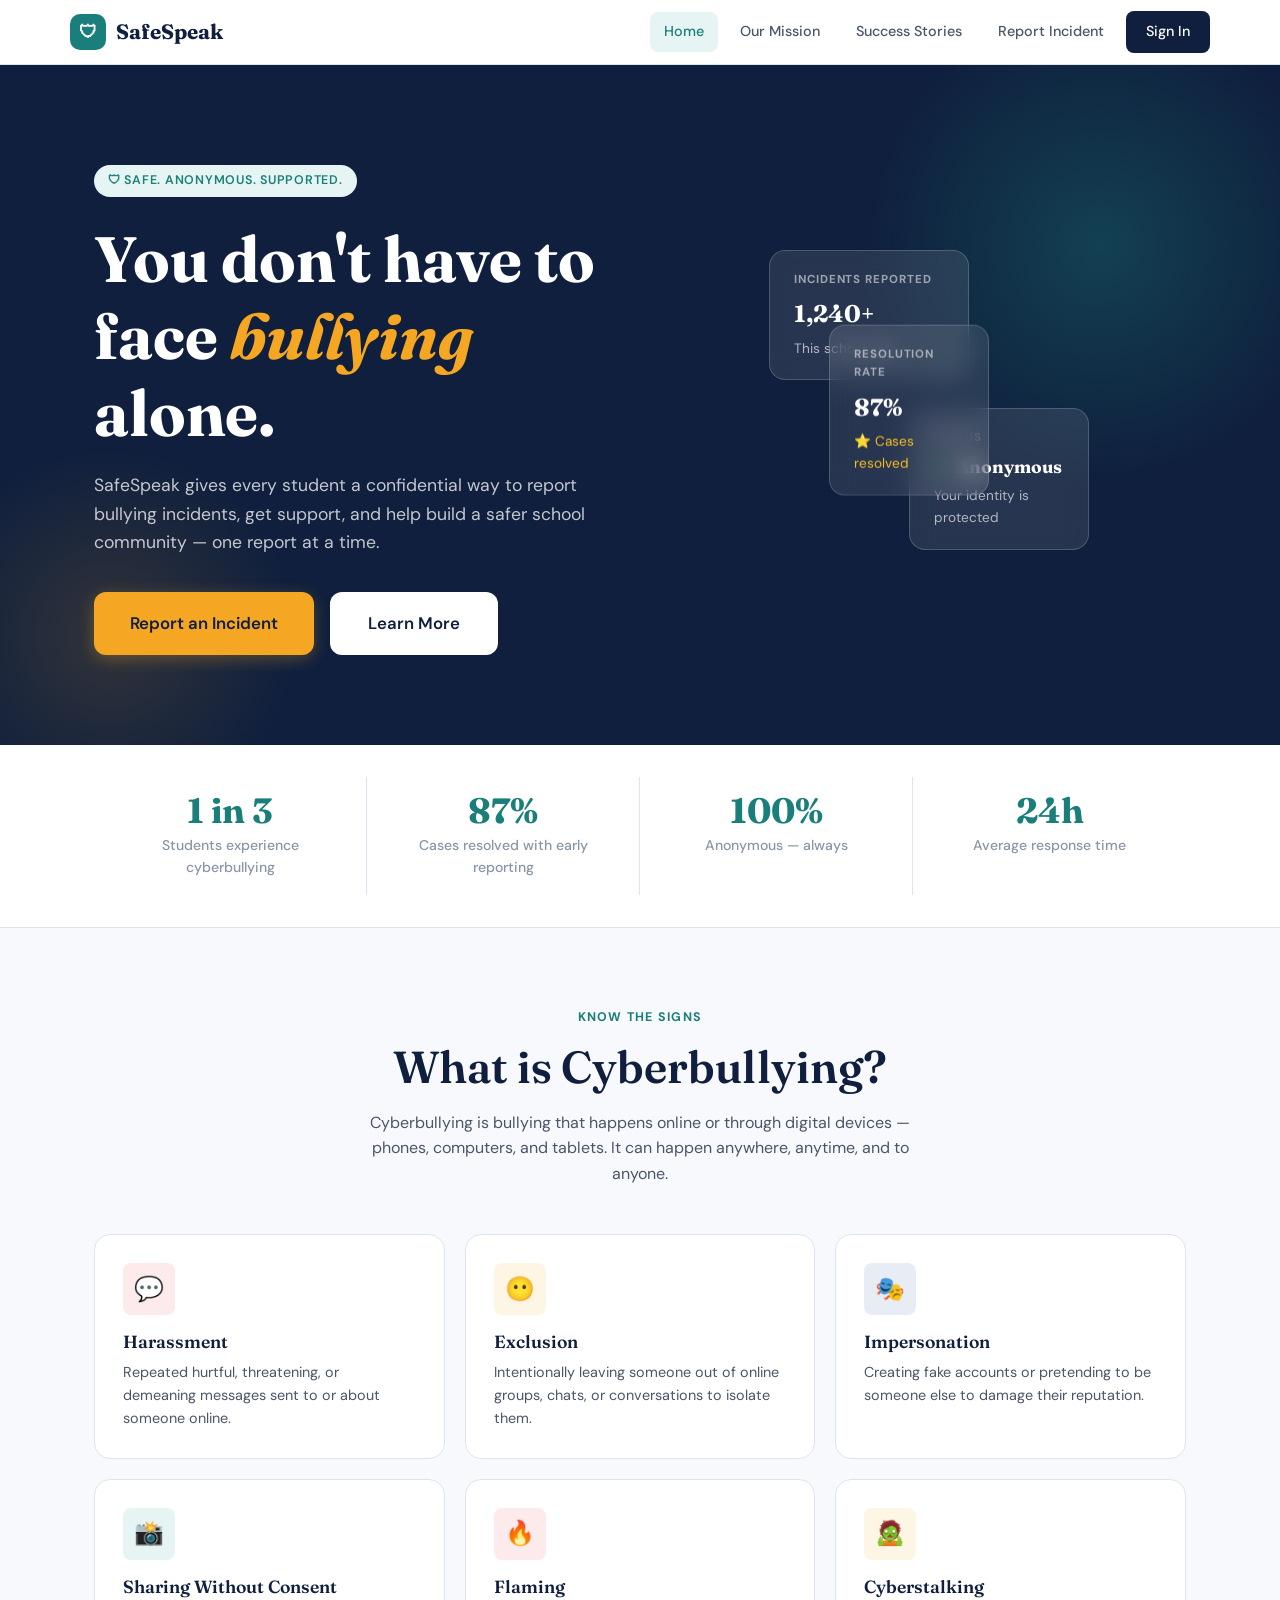
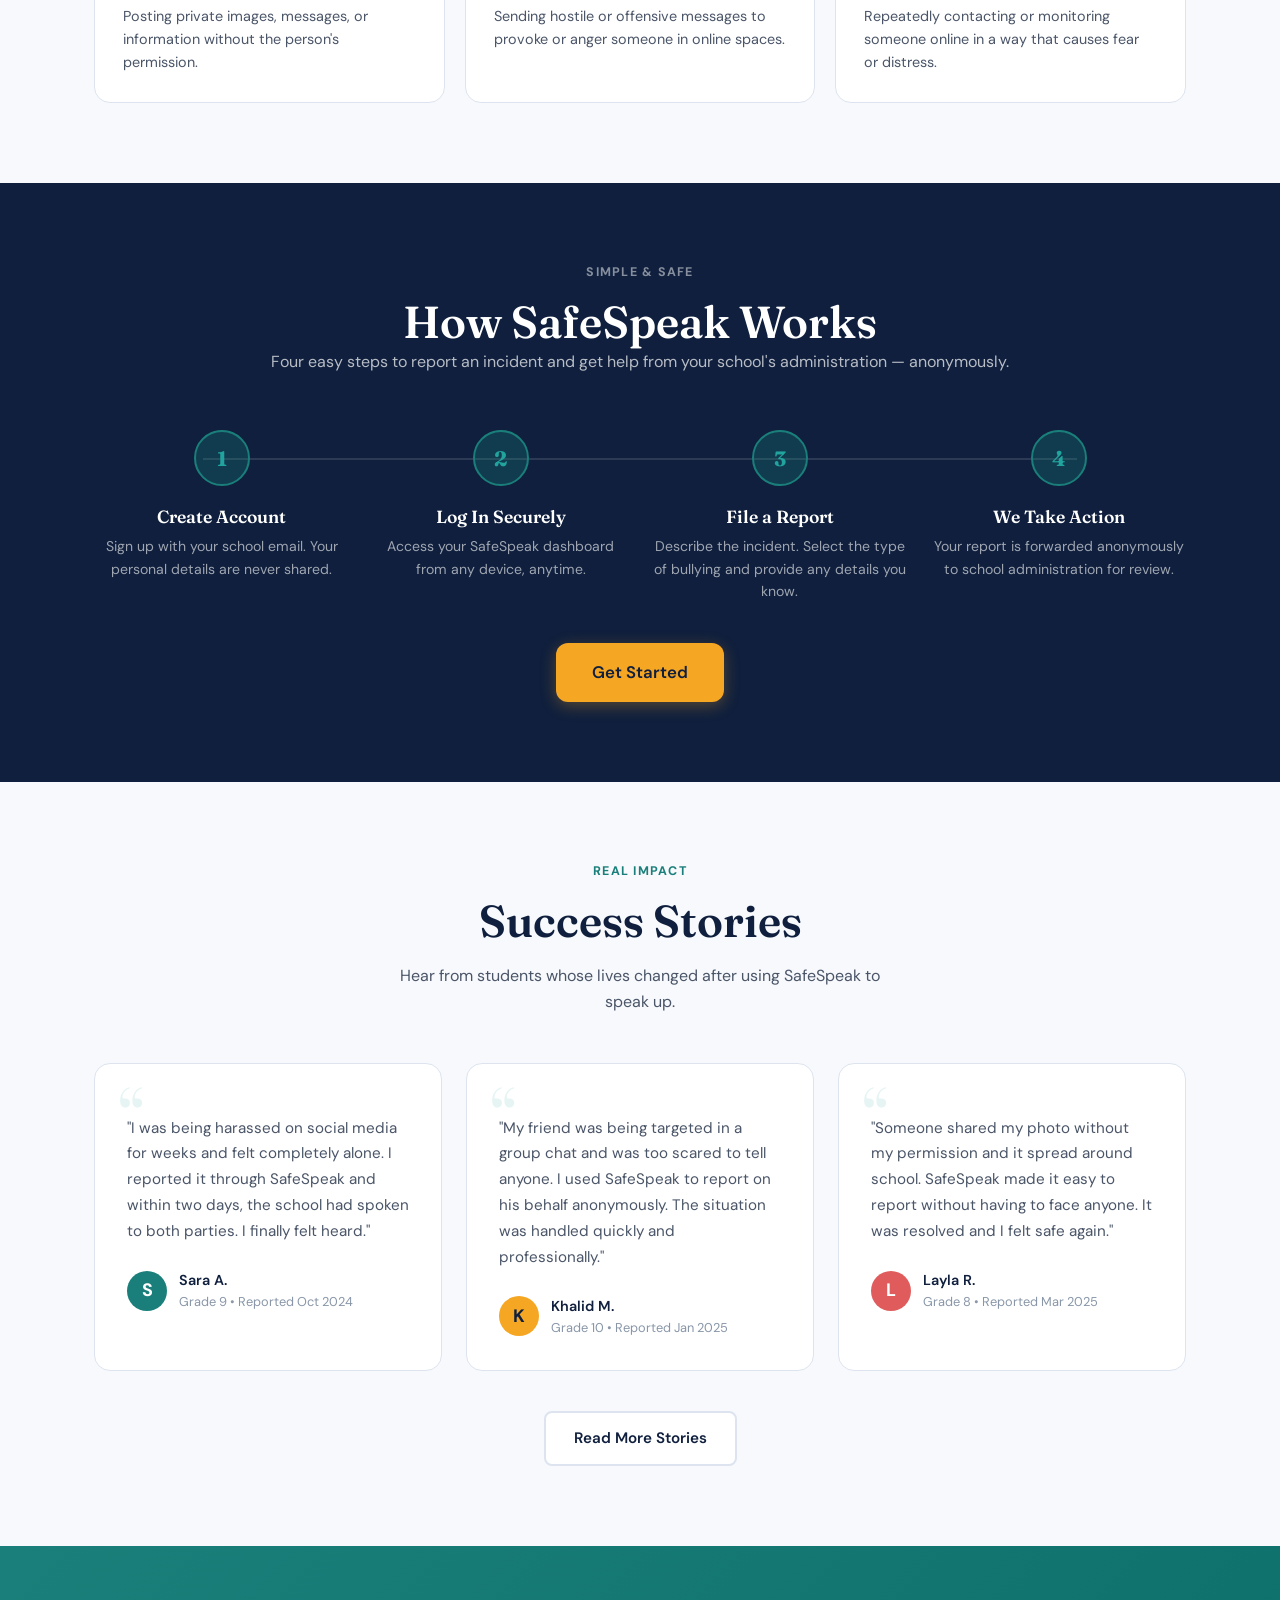
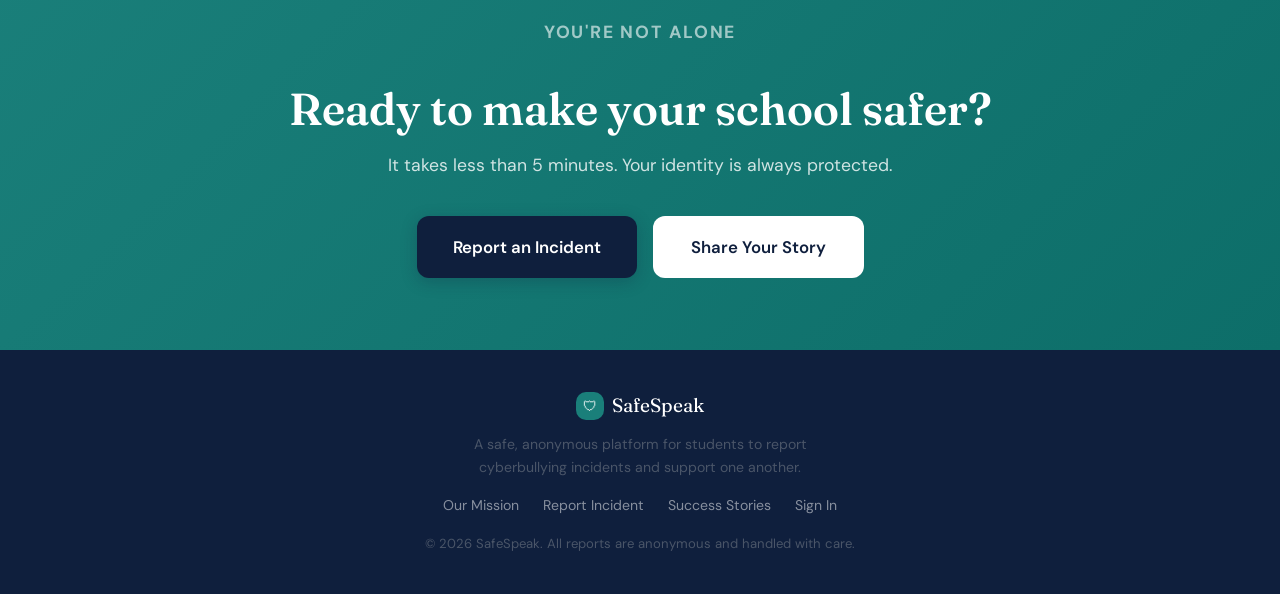
<file: index.html>
<!DOCTYPE html>
<html lang="en">
<head>
  <meta charset="UTF-8" />
  <meta name="viewport" content="width=device-width, initial-scale=1.0" />
  <title>SafeSpeak — Stand Up. Speak Out.</title>
  <link rel="stylesheet" href="styles/main.css" />
</head>
<body>

  <!-- ── Navbar ── -->
  <nav class="navbar">
    <div class="nav-inner">
      <a href="index.html" class="nav-logo">
        <div class="logo-icon">🛡</div>
        SafeSpeak
      </a>
      <div class="nav-links">
        <a href="index.html" class="active">Home</a>
        <a href="pages/mission.html">Our Mission</a>
        <a href="pages/stories.html">Success Stories</a>
        <a href="pages/report.html">Report Incident</a>
        <a href="pages/login.html" class="nav-cta">Sign In</a>
      </div>
    </div>
  </nav>

  <!-- ── Hero ── -->
  <section class="hero">
    <div class="container">
      <div class="hero-inner">
        <div class="hero-content fade-in">
          <div class="tag tag-teal mb-md">🛡 Safe. Anonymous. Supported.</div>
          <h1>You don't have to face <em>bullying</em> alone.</h1>
          <p>SafeSpeak gives every student a confidential way to report bullying incidents, get support, and help build a safer school community — one report at a time.</p>
          <div class="hero-btns">
            <a href="pages/login.html" class="btn btn-amber btn-lg">Report an Incident</a>
            <a href="pages/mission.html" class="btn btn-secondary btn-lg" style="border-color:rgba(255,255,255,0.3);">Learn More</a>
          </div>
        </div>

        <div class="hero-visual">
          <div class="hero-card-stack">
            <div class="floating-card">
              <div class="fc-label">Incidents Reported</div>
              <div class="fc-value">1,240+</div>
              <div class="fc-sub">This school year</div>
            </div>
            <div class="floating-card">
              <div class="fc-label">Status</div>
              <div class="fc-value" style="font-size:1.1rem; display:flex; align-items:center; gap:8px;">
                <span class="fc-dot" style="background:#4ade80;"></span> Anonymous
              </div>
              <div class="fc-sub">Your identity is protected</div>
            </div>
            <div class="floating-card">
              <div class="fc-label">Resolution Rate</div>
              <div class="fc-value">87%</div>
              <div class="fc-sub" style="color:#fbbf24;">⭐ Cases resolved</div>
            </div>
          </div>
        </div>
      </div>
    </div>
  </section>

  <!-- ── Stats ── -->
  <div class="stats-row">
    <div class="container">
      <div class="stats-inner">
        <div class="stat-item">
          <div class="stat-number">1 in 3</div>
          <div class="stat-label">Students experience cyberbullying</div>
        </div>
        <div class="stat-item">
          <div class="stat-number">87%</div>
          <div class="stat-label">Cases resolved with early reporting</div>
        </div>
        <div class="stat-item">
          <div class="stat-number">100%</div>
          <div class="stat-label">Anonymous — always</div>
        </div>
        <div class="stat-item">
          <div class="stat-number">24h</div>
          <div class="stat-label">Average response time</div>
        </div>
      </div>
    </div>
  </div>

  <!-- ── What Is Cyberbullying ── -->
  <section class="section what-is">
    <div class="container">
      <div class="text-center">
        <p class="section-label">Know the Signs</p>
        <h2>What is Cyberbullying?</h2>
        <p style="max-width: 560px; margin: 16px auto 0;">Cyberbullying is bullying that happens online or through digital devices — phones, computers, and tablets. It can happen anywhere, anytime, and to anyone.</p>
      </div>

      <div class="types-grid">
        <div class="type-card">
          <div class="type-icon" style="background:#fdeaea;">💬</div>
          <h4>Harassment</h4>
          <p>Repeated hurtful, threatening, or demeaning messages sent to or about someone online.</p>
        </div>
        <div class="type-card">
          <div class="type-icon" style="background:#fef6e4;">😶</div>
          <h4>Exclusion</h4>
          <p>Intentionally leaving someone out of online groups, chats, or conversations to isolate them.</p>
        </div>
        <div class="type-card">
          <div class="type-icon" style="background:#e8ecf5;">🎭</div>
          <h4>Impersonation</h4>
          <p>Creating fake accounts or pretending to be someone else to damage their reputation.</p>
        </div>
        <div class="type-card">
          <div class="type-icon" style="background:#e6f5f4;">📸</div>
          <h4>Sharing Without Consent</h4>
          <p>Posting private images, messages, or information without the person's permission.</p>
        </div>
        <div class="type-card">
          <div class="type-icon" style="background:#fdeaea;">🔥</div>
          <h4>Flaming</h4>
          <p>Sending hostile or offensive messages to provoke or anger someone in online spaces.</p>
        </div>
        <div class="type-card">
          <div class="type-icon" style="background:#fef6e4;">🧟</div>
          <h4>Cyberstalking</h4>
          <p>Repeatedly contacting or monitoring someone online in a way that causes fear or distress.</p>
        </div>
      </div>
    </div>
  </section>

  <!-- ── How It Works ── -->
  <section class="section how-it-works">
    <div class="container">
      <div class="text-center">
        <p class="section-label" style="color: rgba(255,255,255,0.5);">Simple & Safe</p>
        <h2>How SafeSpeak Works</h2>
        <p>Four easy steps to report an incident and get help from your school's administration — anonymously.</p>
      </div>

      <div class="steps-row">
        <div class="step">
          <div class="step-num">1</div>
          <h4>Create Account</h4>
          <p>Sign up with your school email. Your personal details are never shared.</p>
        </div>
        <div class="step">
          <div class="step-num">2</div>
          <h4>Log In Securely</h4>
          <p>Access your SafeSpeak dashboard from any device, anytime.</p>
        </div>
        <div class="step">
          <div class="step-num">3</div>
          <h4>File a Report</h4>
          <p>Describe the incident. Select the type of bullying and provide any details you know.</p>
        </div>
        <div class="step">
          <div class="step-num">4</div>
          <h4>We Take Action</h4>
          <p>Your report is forwarded anonymously to school administration for review.</p>
        </div>
      </div>

      <div class="text-center mt-lg">
        <a href="pages/login.html" class="btn btn-amber btn-lg">Get Started</a>
      </div>
    </div>
  </section>

  <!-- ── Success Stories ── -->
  <section class="section stories-section">
    <div class="container">
      <div class="text-center">
        <p class="section-label">Real Impact</p>
        <h2>Success Stories</h2>
        <p style="max-width:520px; margin: 16px auto 0;">Hear from students whose lives changed after using SafeSpeak to speak up.</p>
      </div>

      <div class="story-cards">
        <div class="story-card">
          <div class="story-text">
            "I was being harassed on social media for weeks and felt completely alone. I reported it through SafeSpeak and within two days, the school had spoken to both parties. I finally felt heard."
          </div>
          <div class="story-author">
            <div class="author-avatar" style="background: var(--teal);">S</div>
            <div>
              <div class="author-name">Sara A.</div>
              <div class="author-grade">Grade 9 • Reported Oct 2024</div>
            </div>
          </div>
        </div>

        <div class="story-card">
          <div class="story-text">
            "My friend was being targeted in a group chat and was too scared to tell anyone. I used SafeSpeak to report on his behalf anonymously. The situation was handled quickly and professionally."
          </div>
          <div class="story-author">
            <div class="author-avatar" style="background: var(--amber); color: var(--navy);">K</div>
            <div>
              <div class="author-name">Khalid M.</div>
              <div class="author-grade">Grade 10 • Reported Jan 2025</div>
            </div>
          </div>
        </div>

        <div class="story-card">
          <div class="story-text">
            "Someone shared my photo without my permission and it spread around school. SafeSpeak made it easy to report without having to face anyone. It was resolved and I felt safe again."
          </div>
          <div class="story-author">
            <div class="author-avatar" style="background: var(--coral);">L</div>
            <div>
              <div class="author-name">Layla R.</div>
              <div class="author-grade">Grade 8 • Reported Mar 2025</div>
            </div>
          </div>
        </div>
      </div>

      <div class="text-center mt-lg">
        <a href="pages/stories.html" class="btn btn-secondary">Read More Stories</a>
      </div>
    </div>
  </section>

  <!-- ── CTA ── -->
  <section class="cta-banner">
    <div class="container">
      <p class="section-label" style="color:rgba(255,255,255,0.6);">You're Not Alone</p>
      <h2>Ready to make your school safer?</h2>
      <p>It takes less than 5 minutes. Your identity is always protected.</p>
      <div style="display:flex; gap:16px; justify-content:center; flex-wrap:wrap;">
        <a href="pages/login.html" class="btn btn-navy btn-lg">Report an Incident</a>
        <a href="pages/stories.html" class="btn btn-secondary btn-lg" style="border-color:rgba(255,255,255,0.4);">Share Your Story</a>
      </div>
    </div>
  </section>

  <!-- ── Footer ── -->
  <footer class="footer">
    <div class="container">
      <div class="footer-logo">
        <div class="logo-icon" style="width:28px;height:28px;font-size:14px;">🛡</div>
        SafeSpeak
      </div>
      <p style="font-size:0.88rem; max-width:380px; margin:8px auto 0;">A safe, anonymous platform for students to report cyberbullying incidents and support one another.</p>
      <div class="footer-links">
        <a href="pages/mission.html">Our Mission</a>
        <a href="pages/report.html">Report Incident</a>
        <a href="pages/stories.html">Success Stories</a>
        <a href="pages/login.html">Sign In</a>
      </div>
      <p class="footer-copy">© 2026 SafeSpeak. All reports are anonymous and handled with care.</p>
    </div>
  </footer>

</body>
</html>
</file>
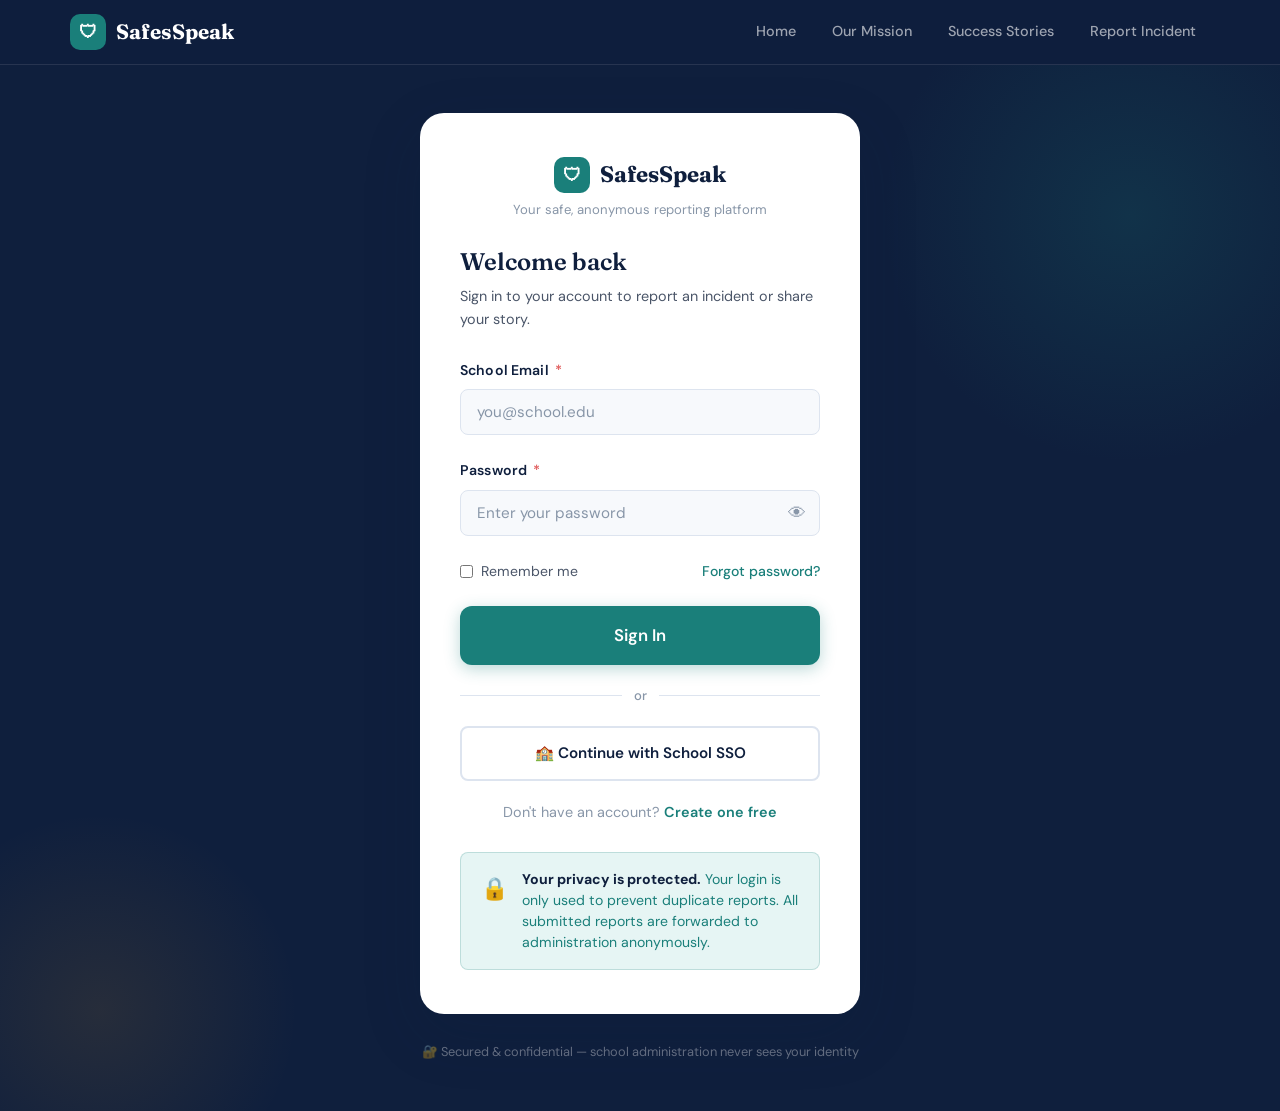
<file: pages/login.html>
<!doctype html>
<html lang="en">
  <head>
    <meta charset="UTF-8" />
    <meta name="viewport" content="width=device-width, initial-scale=1.0" />
    <title>Sign In — SafesSpeak</title>
    <link rel="stylesheet" href="../styles/main.css" />
  </head>
  <body class="login-page">
    <!-- ── Navbar ── -->
    <nav class="navbar">
      <div class="nav-inner">
        <a href="../index.html" class="nav-logo">
          <div class="logo-icon">🛡</div>
          SafesSpeak
        </a>
        <div class="nav-links">
          <a href="../index.html">Home</a>
          <a href="mission.html">Our Mission</a>
          <a href="stories.html">Success Stories</a>
          <a href="report.html">Report Incident</a>
        </div>
      </div>
    </nav>

    <!-- ── Login ── -->
    <div class="login-bg">
      <div class="login-box fade-in">
        <div class="login-card">
          <div class="login-logo">
            <div class="logo-icon">🛡</div>
            SafesSpeak
          </div>
          <p
            style="
              text-align: center;
              font-size: 0.82rem;
              color: var(--text-light);
              margin-top: 4px;
            "
          >
            Your safe, anonymous reporting platform
          </p>

          <h2 style="margin-top: 28px">Welcome back</h2>
          <p>
            Sign in to your account to report an incident or share your story.
          </p>

          <div class="form-group" style="margin-top: 24px">
            <label for="email">School Email <span class="req">*</span></label>
            <input
              type="email"
              id="email"
              class="form-control"
              placeholder="you@school.edu"
              autocomplete="email"
            />
          </div>

          <div class="form-group">
            <label for="password">Password <span class="req">*</span></label>
            <div class="password-wrapper">
              <input
                type="password"
                id="password"
                class="form-control"
                placeholder="Enter your password"
                autocomplete="current-password"
              />
              <button
                class="toggle-pw"
                onclick="togglePw()"
                type="button"
                aria-label="Show password"
              >
                👁
              </button>
            </div>
          </div>

          <div class="form-options">
            <label class="remember">
              <input type="checkbox" /> Remember me
            </label>
            <a href="#" class="forgot-link">Forgot password?</a>
          </div>

          <a href="report.html" class="btn btn-primary btn-full btn-lg"
            >Sign In</a
          >

          <div class="divider"><span>or</span></div>

          <a href="report.html" class="btn btn-secondary btn-full">
            🏫 Continue with School SSO
          </a>

          <p class="login-footer">
            Don't have an account? <a href="#">Create one free</a>
          </p>

          <div class="anon-notice" style="margin-top: 24px; margin-bottom: 0">
            <div class="anon-icon">🔒</div>
            <p class="anon-text">
              <strong>Your privacy is protected.</strong> Your login is only
              used to prevent duplicate reports. All submitted reports are
              forwarded to administration anonymously.
            </p>
          </div>
        </div>

        <p class="privacy-note">
          🔐 Secured & confidential — school administration never sees your
          identity
        </p>
      </div>
    </div>

    <script>
      function togglePw() {
        const pw = document.getElementById("password");
        pw.type = pw.type === "password" ? "text" : "password";
      }
    </script>
  </body>
</html>
</file>
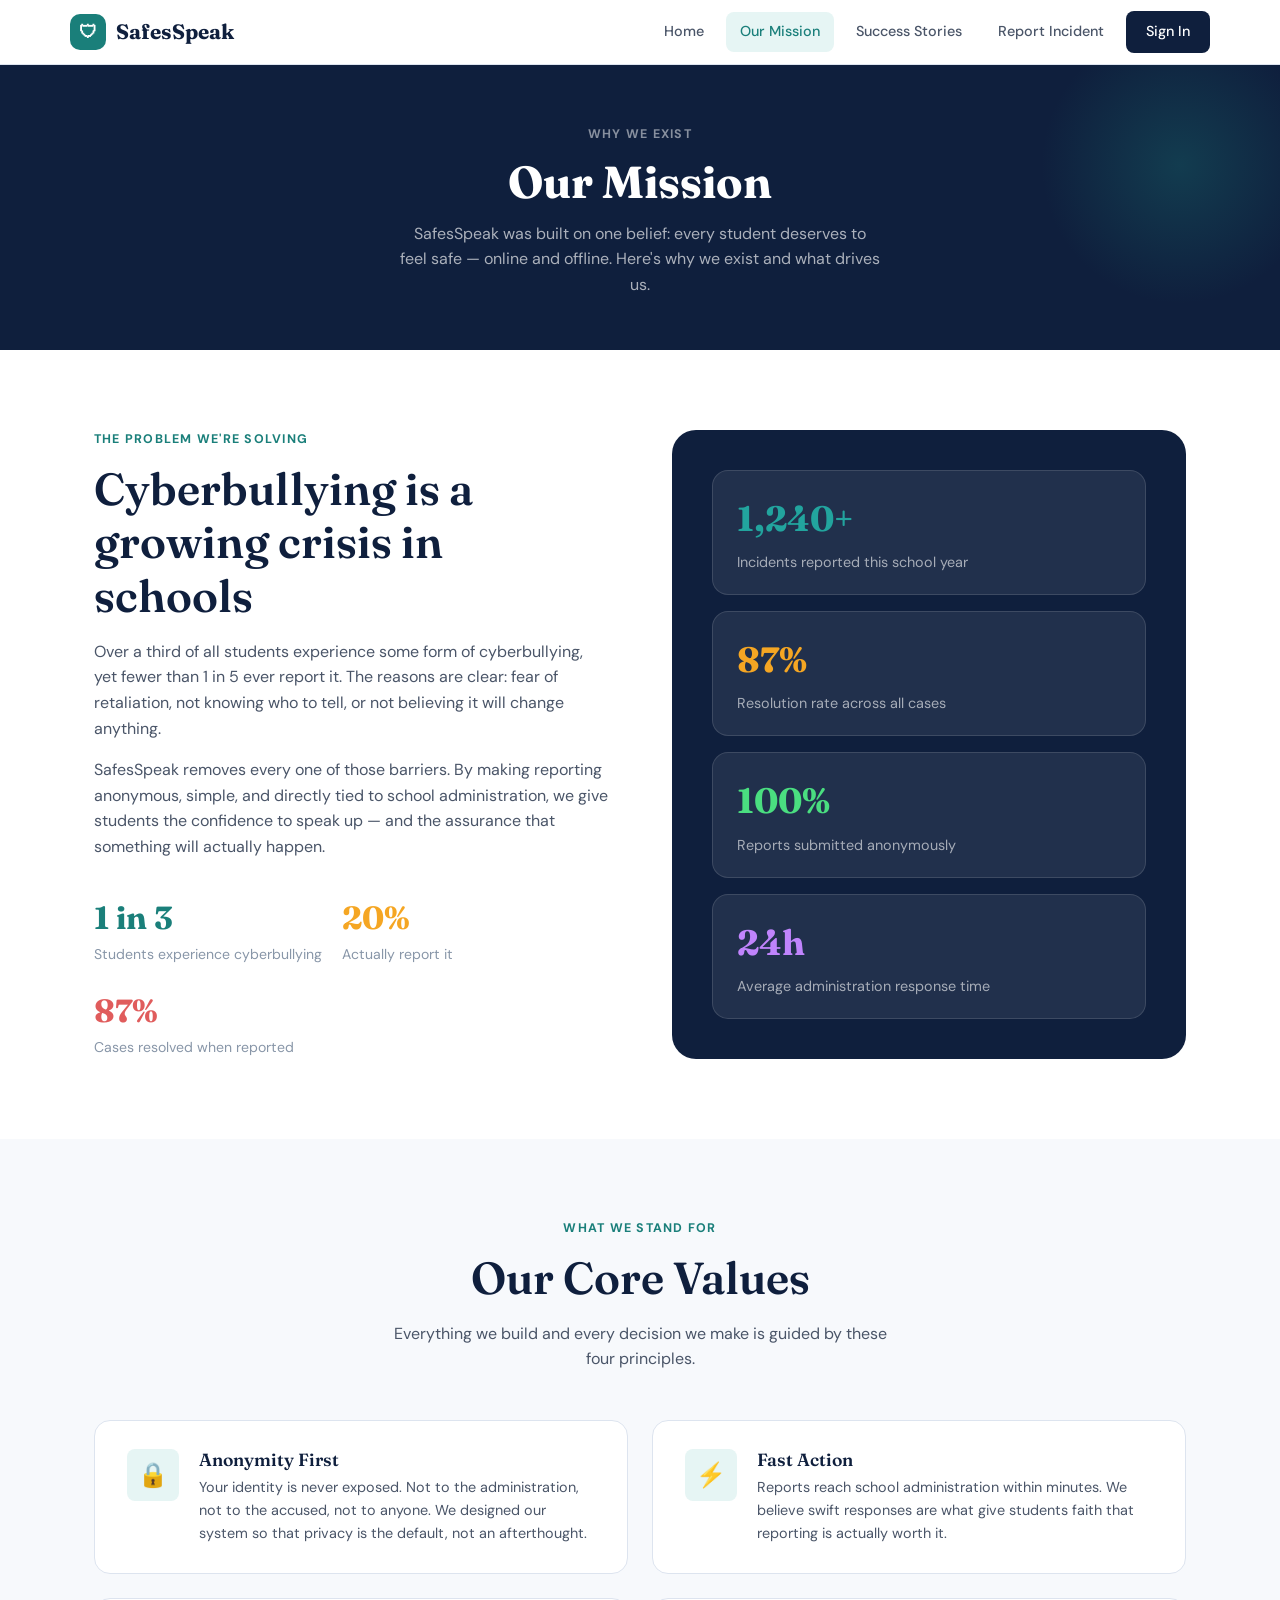
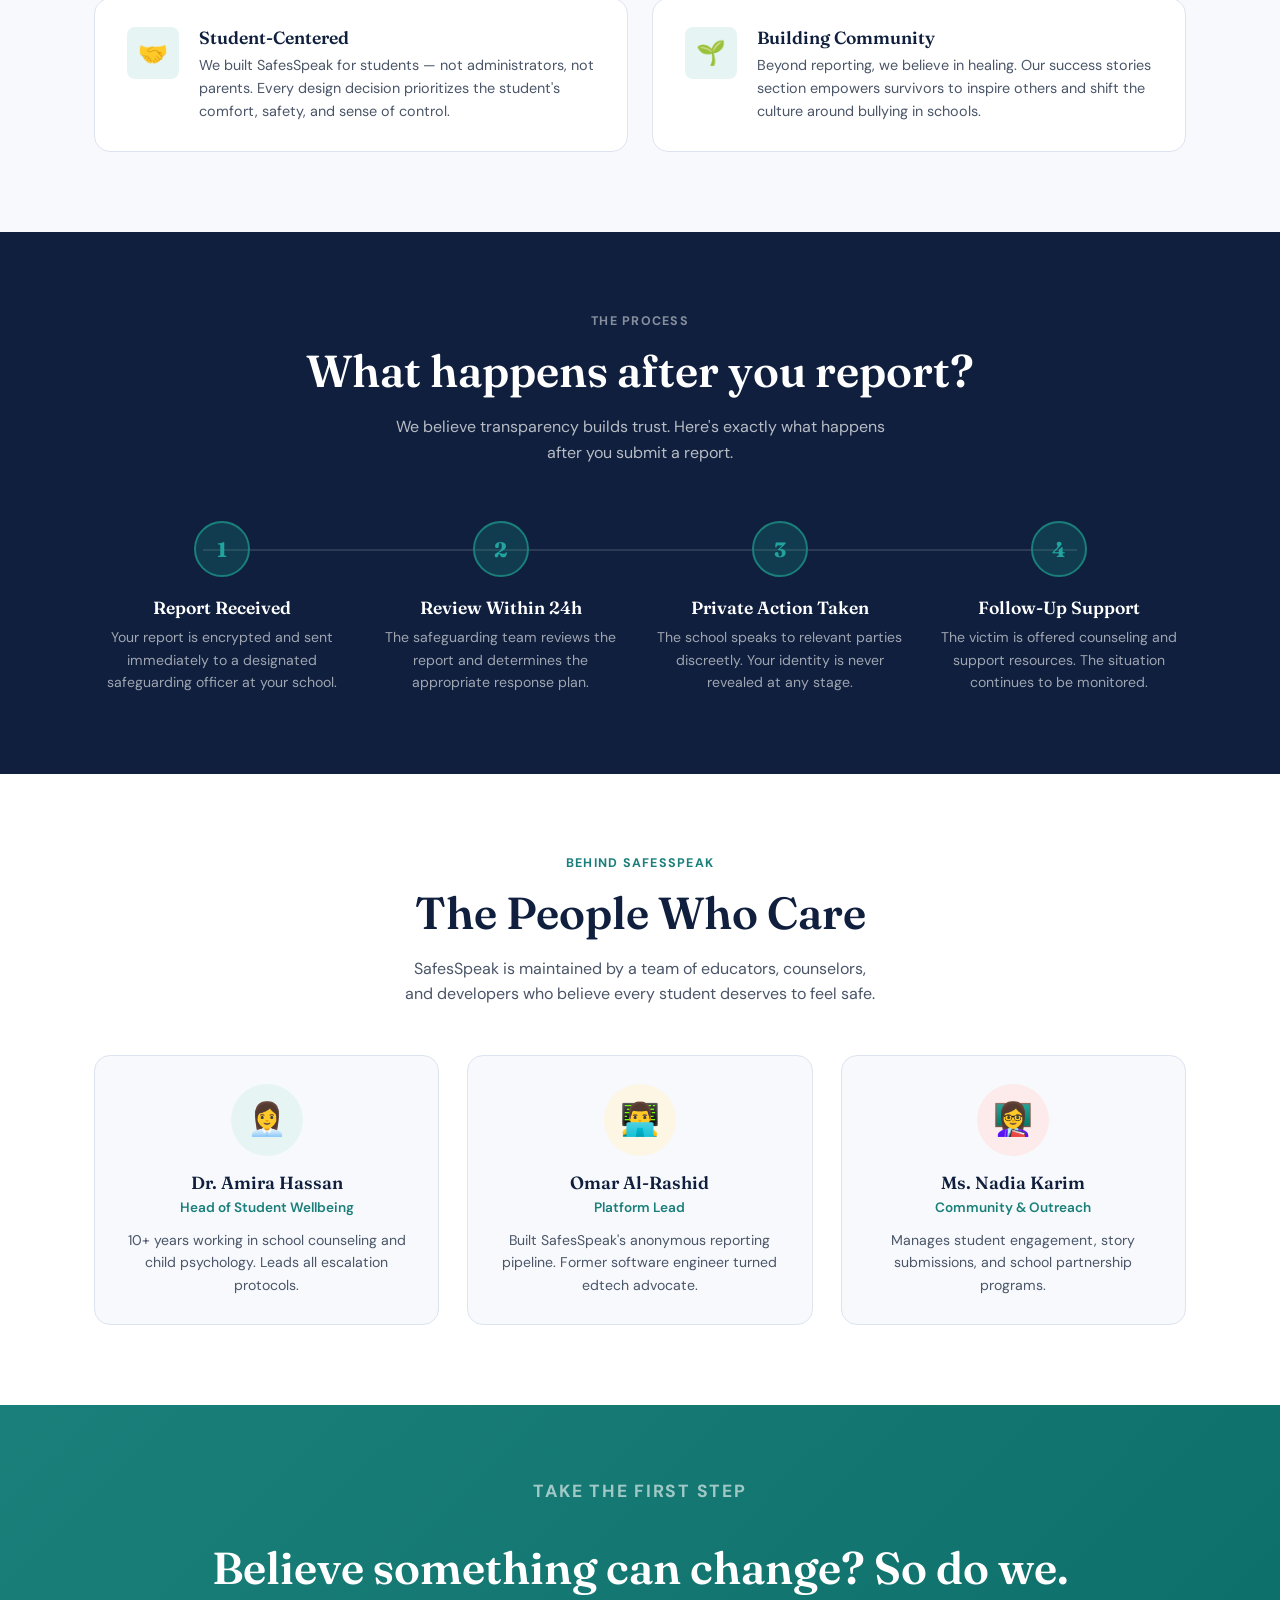
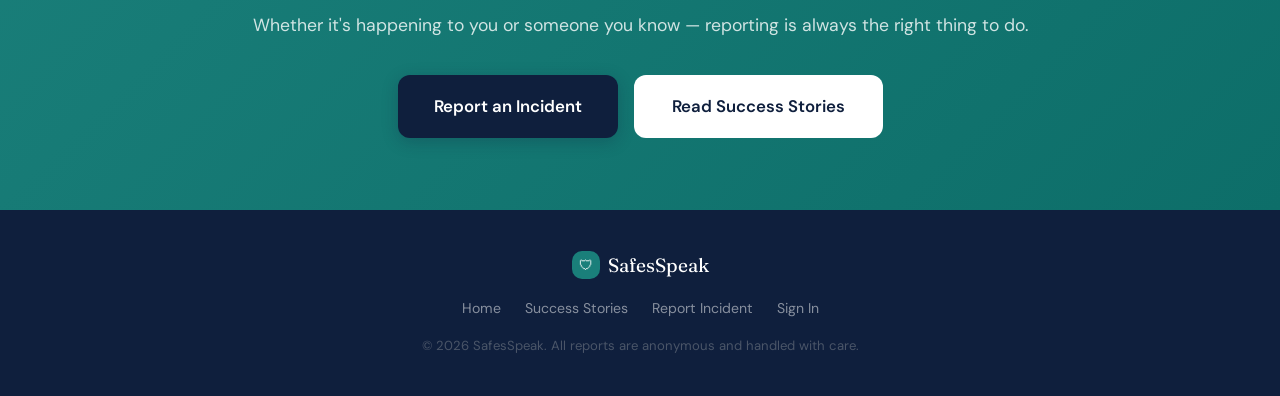
<file: pages/mission.html>
<!doctype html>
<html lang="en">
  <head>
    <meta charset="UTF-8" />
    <meta name="viewport" content="width=device-width, initial-scale=1.0" />
    <title>Our Mission — SafesSpeak</title>
    <link rel="stylesheet" href="../styles/main.css" />
  </head>
  <body>
    <!-- ── Navbar ── -->
    <nav class="navbar">
      <div class="nav-inner">
        <a href="../index.html" class="nav-logo">
          <div class="logo-icon">🛡</div>
          SafesSpeak
        </a>
        <div class="nav-links">
          <a href="../index.html">Home</a>
          <a href="mission.html" class="active">Our Mission</a>
          <a href="stories.html">Success Stories</a>
          <a href="report.html">Report Incident</a>
          <a href="login.html" class="nav-cta">Sign In</a>
        </div>
      </div>
    </nav>

    <!-- ── Page Header ── -->
    <div class="page-header">
      <div class="container">
        <span class="section-label">Why We Exist</span>
        <h1>Our Mission</h1>
        <p>
          SafesSpeak was built on one belief: every student deserves to feel
          safe — online and offline. Here's why we exist and what drives us.
        </p>
      </div>
    </div>

    <!-- ── Mission Intro ── -->
    <section class="section mission-intro">
      <div class="container">
        <div class="mission-split">
          <div>
            <p class="section-label">The Problem We're Solving</p>
            <h2>Cyberbullying is a growing crisis in schools</h2>
            <p style="margin-top: 16px; margin-bottom: 16px">
              Over a third of all students experience some form of
              cyberbullying, yet fewer than 1 in 5 ever report it. The reasons
              are clear: fear of retaliation, not knowing who to tell, or not
              believing it will change anything.
            </p>
            <p>
              SafesSpeak removes every one of those barriers. By making
              reporting anonymous, simple, and directly tied to school
              administration, we give students the confidence to speak up — and
              the assurance that something will actually happen.
            </p>

            <div
              style="
                display: flex;
                gap: 20px;
                margin-top: 32px;
                flex-wrap: wrap;
              "
            >
              <div>
                <div
                  style="
                    font-family: &quot;Fraunces&quot;, serif;
                    font-size: 2rem;
                    font-weight: 700;
                    color: var(--teal);
                  "
                >
                  1 in 3
                </div>
                <div style="font-size: 0.88rem; color: var(--text-light)">
                  Students experience cyberbullying
                </div>
              </div>
              <div>
                <div
                  style="
                    font-family: &quot;Fraunces&quot;, serif;
                    font-size: 2rem;
                    font-weight: 700;
                    color: var(--amber);
                  "
                >
                  20%
                </div>
                <div style="font-size: 0.88rem; color: var(--text-light)">
                  Actually report it
                </div>
              </div>
              <div>
                <div
                  style="
                    font-family: &quot;Fraunces&quot;, serif;
                    font-size: 2rem;
                    font-weight: 700;
                    color: var(--coral);
                  "
                >
                  87%
                </div>
                <div style="font-size: 0.88rem; color: var(--text-light)">
                  Cases resolved when reported
                </div>
              </div>
            </div>
          </div>

          <div class="mission-visual">
            <div class="mission-stat-card">
              <div class="msn">1,240+</div>
              <div class="msl">Incidents reported this school year</div>
            </div>
            <div class="mission-stat-card">
              <div class="msn" style="color: var(--amber)">87%</div>
              <div class="msl">Resolution rate across all cases</div>
            </div>
            <div class="mission-stat-card">
              <div class="msn" style="color: #4ade80">100%</div>
              <div class="msl">Reports submitted anonymously</div>
            </div>
            <div class="mission-stat-card">
              <div class="msn" style="color: #c084fc">24h</div>
              <div class="msl">Average administration response time</div>
            </div>
          </div>
        </div>
      </div>
    </section>

    <!-- ── Values ── -->
    <section class="section mission-values">
      <div class="container">
        <div class="text-center">
          <p class="section-label">What We Stand For</p>
          <h2>Our Core Values</h2>
          <p style="max-width: 500px; margin: 16px auto 0">
            Everything we build and every decision we make is guided by these
            four principles.
          </p>
        </div>

        <div class="values-grid">
          <div class="value-card">
            <div class="value-icon-wrap">🔒</div>
            <div>
              <h4>Anonymity First</h4>
              <p>
                Your identity is never exposed. Not to the administration, not
                to the accused, not to anyone. We designed our system so that
                privacy is the default, not an afterthought.
              </p>
            </div>
          </div>
          <div class="value-card">
            <div class="value-icon-wrap">⚡</div>
            <div>
              <h4>Fast Action</h4>
              <p>
                Reports reach school administration within minutes. We believe
                swift responses are what give students faith that reporting is
                actually worth it.
              </p>
            </div>
          </div>
          <div class="value-card">
            <div class="value-icon-wrap">🤝</div>
            <div>
              <h4>Student-Centered</h4>
              <p>
                We built SafesSpeak for students — not administrators, not
                parents. Every design decision prioritizes the student's
                comfort, safety, and sense of control.
              </p>
            </div>
          </div>
          <div class="value-card">
            <div class="value-icon-wrap">🌱</div>
            <div>
              <h4>Building Community</h4>
              <p>
                Beyond reporting, we believe in healing. Our success stories
                section empowers survivors to inspire others and shift the
                culture around bullying in schools.
              </p>
            </div>
          </div>
        </div>
      </div>
    </section>

    <!-- ── How Reports Are Handled ── -->
    <section class="section" style="background: var(--navy); color: white">
      <div class="container">
        <div class="text-center">
          <p class="section-label" style="color: rgba(255, 255, 255, 0.5)">
            The Process
          </p>
          <h2 style="color: white">What happens after you report?</h2>
          <p
            style="
              color: rgba(255, 255, 255, 0.7);
              max-width: 500px;
              margin: 16px auto 0;
            "
          >
            We believe transparency builds trust. Here's exactly what happens
            after you submit a report.
          </p>
        </div>

        <div class="steps-row" style="margin-top: 56px">
          <div class="step">
            <div class="step-num">1</div>
            <h4>Report Received</h4>
            <p>
              Your report is encrypted and sent immediately to a designated
              safeguarding officer at your school.
            </p>
          </div>
          <div class="step">
            <div class="step-num">2</div>
            <h4>Review Within 24h</h4>
            <p>
              The safeguarding team reviews the report and determines the
              appropriate response plan.
            </p>
          </div>
          <div class="step">
            <div class="step-num">3</div>
            <h4>Private Action Taken</h4>
            <p>
              The school speaks to relevant parties discreetly. Your identity is
              never revealed at any stage.
            </p>
          </div>
          <div class="step">
            <div class="step-num">4</div>
            <h4>Follow-Up Support</h4>
            <p>
              The victim is offered counseling and support resources. The
              situation continues to be monitored.
            </p>
          </div>
        </div>
      </div>
    </section>

    <!-- ── Team ── -->
    <section class="section team-section">
      <div class="container">
        <div class="text-center">
          <p class="section-label">Behind SafesSpeak</p>
          <h2>The People Who Care</h2>
          <p style="max-width: 480px; margin: 16px auto 0">
            SafesSpeak is maintained by a team of educators, counselors, and
            developers who believe every student deserves to feel safe.
          </p>
        </div>

        <div class="team-grid">
          <div class="team-card">
            <div class="team-avatar" style="background: var(--teal-pale)">
              👩‍💼
            </div>
            <h4>Dr. Amira Hassan</h4>
            <p class="role">Head of Student Wellbeing</p>
            <p>
              10+ years working in school counseling and child psychology. Leads
              all escalation protocols.
            </p>
          </div>
          <div class="team-card">
            <div class="team-avatar" style="background: var(--amber-pale)">
              👨‍💻
            </div>
            <h4>Omar Al-Rashid</h4>
            <p class="role">Platform Lead</p>
            <p>
              Built SafesSpeak's anonymous reporting pipeline. Former software
              engineer turned edtech advocate.
            </p>
          </div>
          <div class="team-card">
            <div class="team-avatar" style="background: #fdeaea">👩‍🏫</div>
            <h4>Ms. Nadia Karim</h4>
            <p class="role">Community & Outreach</p>
            <p>
              Manages student engagement, story submissions, and school
              partnership programs.
            </p>
          </div>
        </div>
      </div>
    </section>

    <!-- ── CTA ── -->
    <section class="cta-banner">
      <div class="container">
        <p class="section-label" style="color: rgba(255, 255, 255, 0.6)">
          Take the First Step
        </p>
        <h2>Believe something can change? So do we.</h2>
        <p>
          Whether it's happening to you or someone you know — reporting is
          always the right thing to do.
        </p>
        <div
          style="
            display: flex;
            gap: 16px;
            justify-content: center;
            flex-wrap: wrap;
          "
        >
          <a href="login.html" class="btn btn-navy btn-lg"
            >Report an Incident</a
          >
          <a
            href="stories.html"
            class="btn btn-secondary btn-lg"
            style="border-color: rgba(255, 255, 255, 0.4)"
            >Read Success Stories</a
          >
        </div>
      </div>
    </section>

    <!-- ── Footer ── -->
    <footer class="footer">
      <div class="container">
        <div class="footer-logo">
          <div
            class="logo-icon"
            style="width: 28px; height: 28px; font-size: 14px"
          >
            🛡
          </div>
          SafesSpeak
        </div>
        <div class="footer-links">
          <a href="../index.html">Home</a>
          <a href="stories.html">Success Stories</a>
          <a href="report.html">Report Incident</a>
          <a href="login.html">Sign In</a>
        </div>
        <p class="footer-copy">
          © 2026 SafesSpeak. All reports are anonymous and handled with care.
        </p>
      </div>
    </footer>
  </body>
</html>
</file>
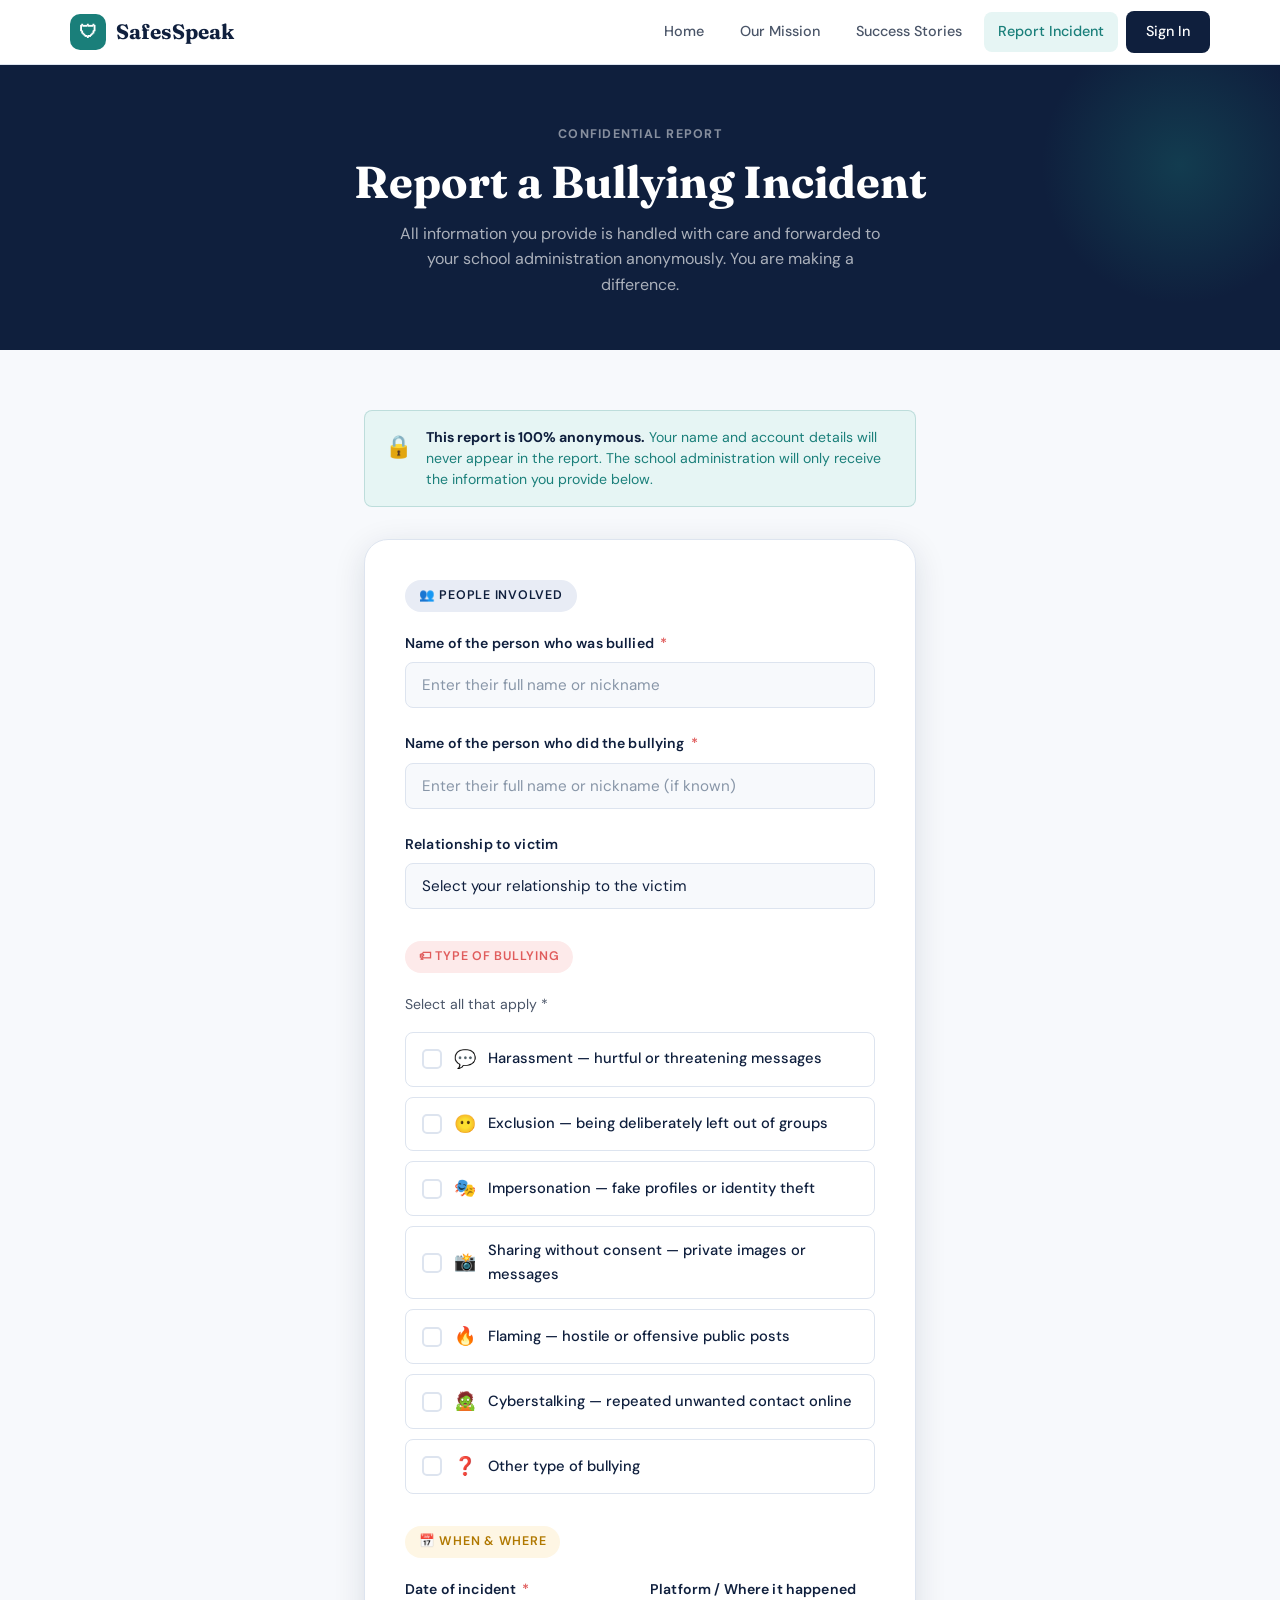
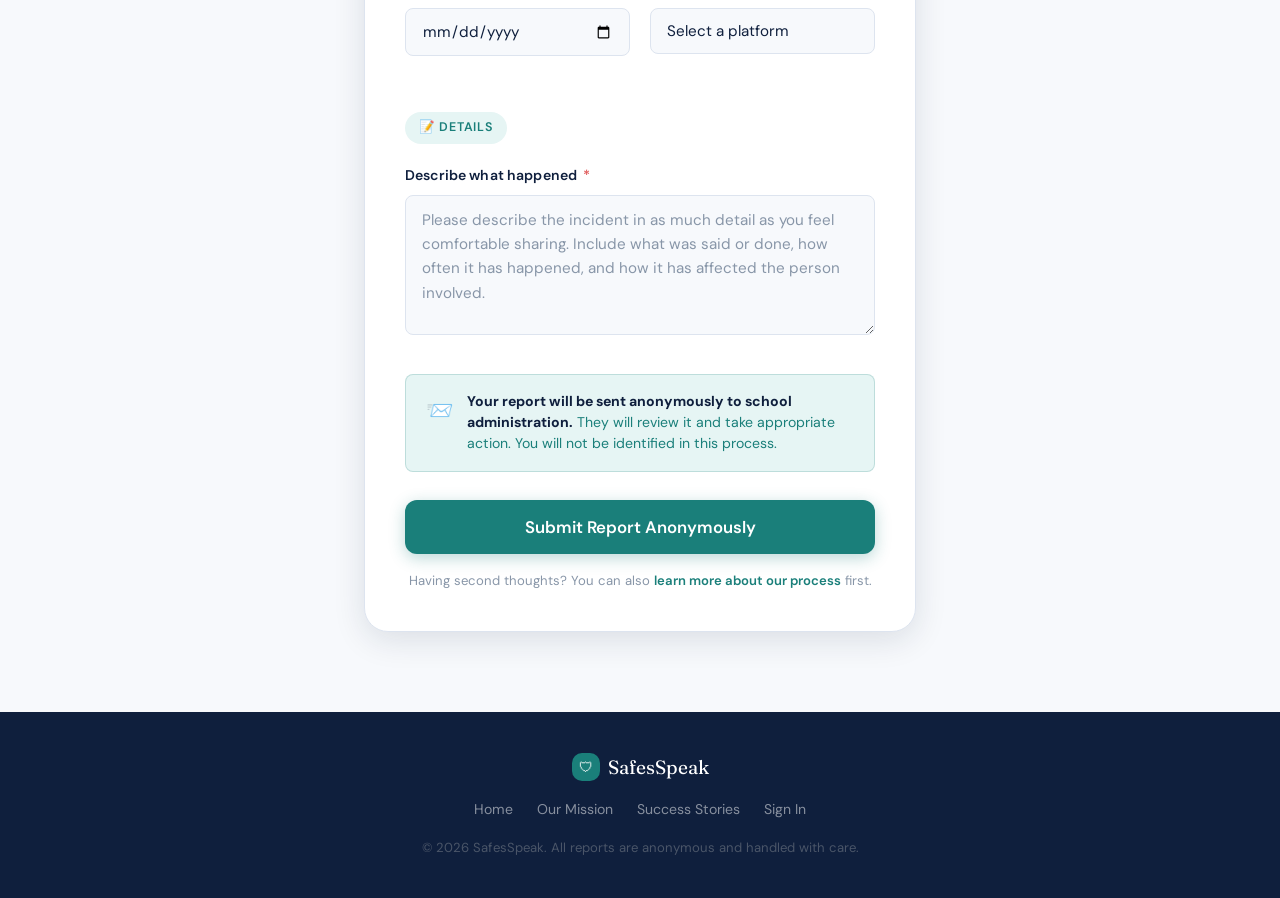
<file: pages/report.html>
<!doctype html>
<html lang="en">
  <head>
    <meta charset="UTF-8" />
    <meta name="viewport" content="width=device-width, initial-scale=1.0" />
    <title>Report an Incident — SafesSpeak</title>
    <link rel="stylesheet" href="../styles/main.css" />
  </head>
  <body>
    <!-- ── Navbar ── -->
    <nav class="navbar">
      <div class="nav-inner">
        <a href="../index.html" class="nav-logo">
          <div class="logo-icon">🛡</div>
          SafesSpeak
        </a>
        <div class="nav-links">
          <a href="../index.html">Home</a>
          <a href="mission.html">Our Mission</a>
          <a href="stories.html">Success Stories</a>
          <a href="report.html" class="active">Report Incident</a>
          <a href="login.html" class="nav-cta">Sign In</a>
        </div>
      </div>
    </nav>

    <!-- ── Page Header ── -->
    <div class="page-header">
      <div class="container">
        <span class="section-label">Confidential Report</span>
        <h1>Report a Bullying Incident</h1>
        <p>
          All information you provide is handled with care and forwarded to your
          school administration anonymously. You are making a difference.
        </p>
      </div>
    </div>

    <!-- ── Form ── -->
    <div class="form-page" style="background: var(--off-white); padding-top: 0">
      <div class="form-wrapper">
        <!-- Anonymous Notice -->
        <div class="anon-notice fade-in" style="margin-bottom: 32px">
          <div class="anon-icon">🔒</div>
          <p class="anon-text">
            <strong>This report is 100% anonymous.</strong> Your name and
            account details will never appear in the report. The school
            administration will only receive the information you provide below.
          </p>
        </div>

        <div class="form-card fade-in delay-1">
          <!-- Section 1: Who was involved -->
          <div style="margin-bottom: 32px">
            <div class="tag tag-navy" style="margin-bottom: 20px">
              👥 People Involved
            </div>

            <div class="form-group">
              <label for="who-was-bullied"
                >Name of the person who was bullied
                <span class="req">*</span></label
              >
              <input
                type="text"
                id="who-was-bullied"
                class="form-control"
                placeholder="Enter their full name or nickname"
              />
            </div>

            <div class="form-group">
              <label for="who-bullied"
                >Name of the person who did the bullying
                <span class="req">*</span></label
              >
              <input
                type="text"
                id="who-bullied"
                class="form-control"
                placeholder="Enter their full name or nickname (if known)"
              />
            </div>

            <div class="form-group">
              <label for="relationship">Relationship to victim</label>
              <select id="relationship" class="form-control">
                <option value="" disabled selected>
                  Select your relationship to the victim
                </option>
                <option value="self">This happened to me</option>
                <option value="friend">A friend</option>
                <option value="classmate">A classmate</option>
                <option value="sibling">A sibling</option>
                <option value="other">Someone else</option>
              </select>
            </div>
          </div>

          <!-- Section 2: Type of Bullying -->
          <div style="margin-bottom: 32px">
            <div class="tag tag-coral" style="margin-bottom: 20px">
              🏷 Type of Bullying
            </div>
            <p style="font-size: 0.88rem; margin-bottom: 16px">
              Select all that apply <span class="req">*</span>
            </p>

            <div class="checkbox-group" id="bullying-types">
              <label class="checkbox-item" onclick="toggleCheck(this)">
                <input type="checkbox" value="harassment" />
                <div class="checkmark"></div>
                <span class="checkbox-icon">💬</span>
                <span class="checkbox-label"
                  >Harassment — hurtful or threatening messages</span
                >
              </label>
              <label class="checkbox-item" onclick="toggleCheck(this)">
                <input type="checkbox" value="exclusion" />
                <div class="checkmark"></div>
                <span class="checkbox-icon">😶</span>
                <span class="checkbox-label"
                  >Exclusion — being deliberately left out of groups</span
                >
              </label>
              <label class="checkbox-item" onclick="toggleCheck(this)">
                <input type="checkbox" value="impersonation" />
                <div class="checkmark"></div>
                <span class="checkbox-icon">🎭</span>
                <span class="checkbox-label"
                  >Impersonation — fake profiles or identity theft</span
                >
              </label>
              <label class="checkbox-item" onclick="toggleCheck(this)">
                <input type="checkbox" value="sharing" />
                <div class="checkmark"></div>
                <span class="checkbox-icon">📸</span>
                <span class="checkbox-label"
                  >Sharing without consent — private images or messages</span
                >
              </label>
              <label class="checkbox-item" onclick="toggleCheck(this)">
                <input type="checkbox" value="flaming" />
                <div class="checkmark"></div>
                <span class="checkbox-icon">🔥</span>
                <span class="checkbox-label"
                  >Flaming — hostile or offensive public posts</span
                >
              </label>
              <label class="checkbox-item" onclick="toggleCheck(this)">
                <input type="checkbox" value="stalking" />
                <div class="checkmark"></div>
                <span class="checkbox-icon">🧟</span>
                <span class="checkbox-label"
                  >Cyberstalking — repeated unwanted contact online</span
                >
              </label>
              <label class="checkbox-item" onclick="toggleCheck(this)">
                <input type="checkbox" value="other" />
                <div class="checkmark"></div>
                <span class="checkbox-icon">❓</span>
                <span class="checkbox-label">Other type of bullying</span>
              </label>
            </div>
          </div>

          <!-- Section 3: When & Where -->
          <div style="margin-bottom: 32px">
            <div class="tag tag-amber" style="margin-bottom: 20px">
              📅 When & Where
            </div>

            <div class="form-row">
              <div class="form-group">
                <label for="incident-date"
                  >Date of incident <span class="req">*</span></label
                >
                <input type="date" id="incident-date" class="form-control" />
              </div>
              <div class="form-group">
                <label for="platform">Platform / Where it happened</label>
                <select id="platform" class="form-control">
                  <option value="" disabled selected>Select a platform</option>
                  <option>Instagram</option>
                  <option>Snapchat</option>
                  <option>WhatsApp</option>
                  <option>TikTok</option>
                  <option>Discord</option>
                  <option>Twitter / X</option>
                  <option>Online gaming</option>
                  <option>Text / SMS</option>
                  <option>Email</option>
                  <option>Other</option>
                </select>
              </div>
            </div>
          </div>

          <!-- Section 4: Description -->
          <div style="margin-bottom: 32px">
            <div class="tag tag-teal" style="margin-bottom: 20px">
              📝 Details
            </div>

            <div class="form-group">
              <label for="description"
                >Describe what happened <span class="req">*</span></label
              >
              <textarea
                id="description"
                class="form-control"
                style="min-height: 140px"
                placeholder="Please describe the incident in as much detail as you feel comfortable sharing. Include what was said or done, how often it has happened, and how it has affected the person involved."
              ></textarea>
            </div>  
          </div>

          <!-- Anonymous Confirmation -->
          <div class="anon-notice" style="margin-bottom: 28px">
            <div class="anon-icon">📨</div>
            <p class="anon-text">
              <strong
                >Your report will be sent anonymously to school
                administration.</strong
              >
              They will review it and take appropriate action. You will not be
              identified in this process.
            </p>
          </div>

          <button
            class="btn btn-primary btn-full btn-lg"
            onclick="submitReport()"
          >
            Submit Report Anonymously
          </button>

          <p
            style="
              text-align: center;
              font-size: 0.82rem;
              color: var(--text-light);
              margin-top: 16px;
            "
          >
            Having second thoughts? You can also
            <a href="mission.html" style="color: var(--teal); font-weight: 600"
              >learn more about our process</a
            >
            first.
          </p>
        </div>

        <!-- Success State (hidden) -->
        <div id="success-msg" style="display: none" class="success-banner">
          <div class="success-icon">✅</div>
          <h3>Report Submitted Successfully</h3>
          <p>
            Your report has been received and forwarded anonymously to your
            school administration. They will review it within 24 hours. Thank
            you for making your school safer.
          </p>
          <a
            href="../index.html"
            class="btn btn-primary"
            style="margin-top: 20px"
            >Back to Home</a
          >
        </div>
      </div>
    </div>

    <!-- ── Footer ── -->
    <footer class="footer">
      <div class="container">
        <div class="footer-logo">
          <div
            class="logo-icon"
            style="width: 28px; height: 28px; font-size: 14px"
          >
            🛡
          </div>
          SafesSpeak
        </div>
        <div class="footer-links">
          <a href="../index.html">Home</a>
          <a href="mission.html">Our Mission</a>
          <a href="stories.html">Success Stories</a>
          <a href="login.html">Sign In</a>
        </div>
        <p class="footer-copy">
          © 2026 SafesSpeak. All reports are anonymous and handled with care.
        </p>
      </div>
    </footer>

    <script>
      function toggleCheck(label) {
        label.classList.toggle("checked");
        const cb = label.querySelector('input[type="checkbox"]');
        const mark = label.querySelector(".checkmark");
        if (label.classList.contains("checked")) {
          cb.checked = true;
          mark.innerHTML = "✓";
        } else {
          cb.checked = false;
          mark.innerHTML = "";
        }
      }

      function submitReport() {
        const form = document.querySelector(".form-card");
        const notice = document.querySelector(".anon-notice");
        const success = document.getElementById("success-msg");
        form.style.display = "none";
        notice.style.display = "none";
        success.style.display = "block";
        window.scrollTo({ top: 0, behavior: "smooth" });
      }
    </script>
  </body>
</html>
</file>
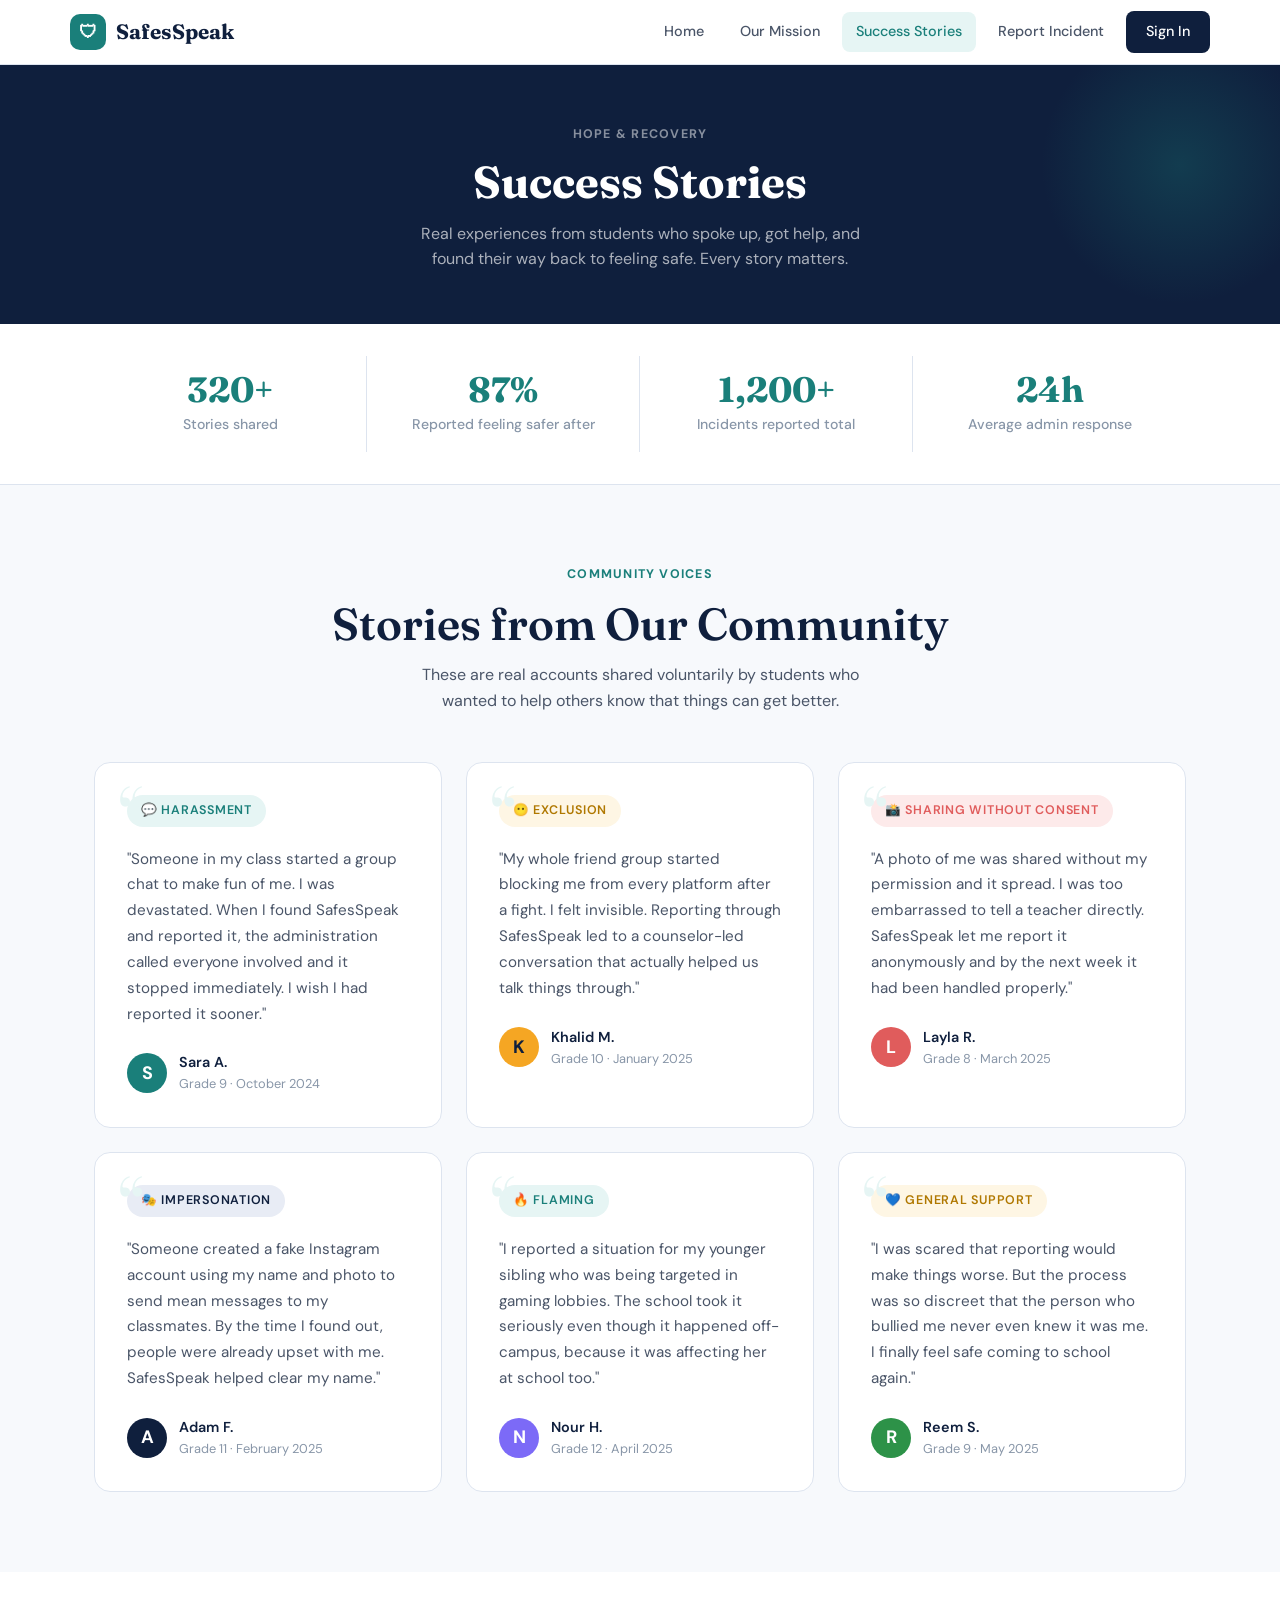
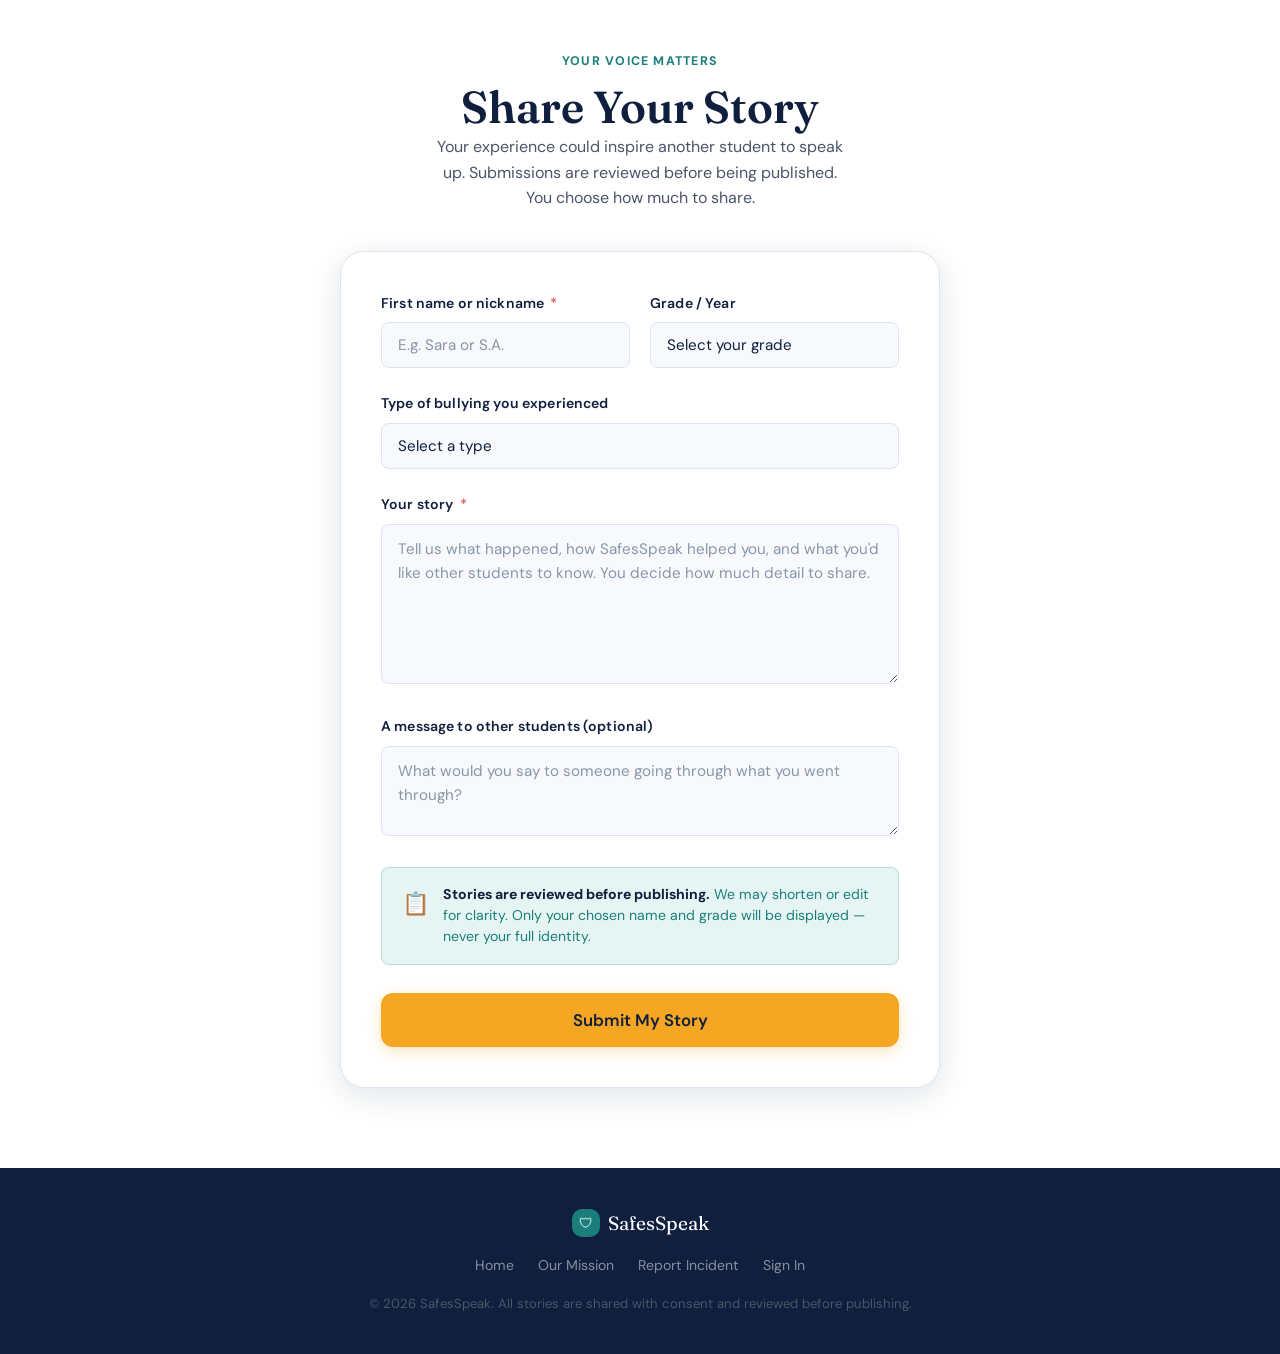
<file: pages/stories.html>
<!doctype html>
<html lang="en">
  <head>
    <meta charset="UTF-8" />
    <meta name="viewport" content="width=device-width, initial-scale=1.0" />
    <title>Success Stories — SafesSpeak</title>
    <link rel="stylesheet" href="../styles/main.css" />
  </head>
  <body>
    <!-- ── Navbar ── -->
    <nav class="navbar">
      <div class="nav-inner">
        <a href="../index.html" class="nav-logo">
          <div class="logo-icon">🛡</div>
          SafesSpeak
        </a>
        <div class="nav-links">
          <a href="../index.html">Home</a>
          <a href="mission.html">Our Mission</a>
          <a href="stories.html" class="active">Success Stories</a>
          <a href="report.html">Report Incident</a>
          <a href="login.html" class="nav-cta">Sign In</a>
        </div>
      </div>
    </nav>

    <!-- ── Page Header ── -->
    <div class="page-header">
      <div class="container">
        <span class="section-label">Hope & Recovery</span>
        <h1>Success Stories</h1>
        <p>
          Real experiences from students who spoke up, got help, and found their
          way back to feeling safe. Every story matters.
        </p>
      </div>
    </div>

    <!-- ── Impact Stats ── -->
    <div class="stats-row">
      <div class="container">
        <div class="stats-inner">
          <div class="stat-item">
            <div class="stat-number">320+</div>
            <div class="stat-label">Stories shared</div>
          </div>
          <div class="stat-item">
            <div class="stat-number">87%</div>
            <div class="stat-label">Reported feeling safer after</div>
          </div>
          <div class="stat-item">
            <div class="stat-number">1,200+</div>
            <div class="stat-label">Incidents reported total</div>
          </div>
          <div class="stat-item">
            <div class="stat-number">24h</div>
            <div class="stat-label">Average admin response</div>
          </div>
        </div>
      </div>
    </div>

    <!-- ── Stories Grid ── -->
    <section class="section" style="background: var(--off-white)">
      <div class="container">
        <div class="text-center mb-md">
          <p class="section-label">Community Voices</p>
          <h2>Stories from Our Community</h2>
          <p style="max-width: 480px; margin: 12px auto 0">
            These are real accounts shared voluntarily by students who wanted to
            help others know that things can get better.
          </p>
        </div>

        <div class="story-cards mt-lg">
          <div class="story-card fade-in delay-1">
            <div style="margin-bottom: 16px">
              <span class="tag tag-teal">💬 Harassment</span>
            </div>
            <p class="story-text">
              "Someone in my class started a group chat to make fun of me. I was
              devastated. When I found SafesSpeak and reported it, the
              administration called everyone involved and it stopped
              immediately. I wish I had reported it sooner."
            </p>
            <div class="story-author">
              <div class="author-avatar" style="background: var(--teal)">S</div>
              <div>
                <div class="author-name">Sara A.</div>
                <div class="author-grade">Grade 9 · October 2024</div>
              </div>
            </div>
          </div>

          <div class="story-card fade-in delay-2">
            <div style="margin-bottom: 16px">
              <span class="tag tag-amber">😶 Exclusion</span>
            </div>
            <p class="story-text">
              "My whole friend group started blocking me from every platform
              after a fight. I felt invisible. Reporting through SafesSpeak led
              to a counselor-led conversation that actually helped us talk
              things through."
            </p>
            <div class="story-author">
              <div
                class="author-avatar"
                style="background: var(--amber); color: var(--navy)"
              >
                K
              </div>
              <div>
                <div class="author-name">Khalid M.</div>
                <div class="author-grade">Grade 10 · January 2025</div>
              </div>
            </div>
          </div>

          <div class="story-card fade-in delay-3">
            <div style="margin-bottom: 16px">
              <span class="tag tag-coral">📸 Sharing Without Consent</span>
            </div>
            <p class="story-text">
              "A photo of me was shared without my permission and it spread. I
              was too embarrassed to tell a teacher directly. SafesSpeak let me
              report it anonymously and by the next week it had been handled
              properly."
            </p>
            <div class="story-author">
              <div class="author-avatar" style="background: var(--coral)">
                L
              </div>
              <div>
                <div class="author-name">Layla R.</div>
                <div class="author-grade">Grade 8 · March 2025</div>
              </div>
            </div>
          </div>

          <div class="story-card fade-in delay-1">
            <div style="margin-bottom: 16px">
              <span class="tag tag-navy">🎭 Impersonation</span>
            </div>
            <p class="story-text">
              "Someone created a fake Instagram account using my name and photo
              to send mean messages to my classmates. By the time I found out,
              people were already upset with me. SafesSpeak helped clear my
              name."
            </p>
            <div class="story-author">
              <div class="author-avatar" style="background: var(--navy)">A</div>
              <div>
                <div class="author-name">Adam F.</div>
                <div class="author-grade">Grade 11 · February 2025</div>
              </div>
            </div>
          </div>

          <div class="story-card fade-in delay-2">
            <div style="margin-bottom: 16px">
              <span class="tag tag-teal">🔥 Flaming</span>
            </div>
            <p class="story-text">
              "I reported a situation for my younger sibling who was being
              targeted in gaming lobbies. The school took it seriously even
              though it happened off-campus, because it was affecting her at
              school too."
            </p>
            <div class="story-author">
              <div
                class="author-avatar"
                style="background: #7c6af7; color: white"
              >
                N
              </div>
              <div>
                <div class="author-name">Nour H.</div>
                <div class="author-grade">Grade 12 · April 2025</div>
              </div>
            </div>
          </div>

          <div class="story-card fade-in delay-3">
            <div style="margin-bottom: 16px">
              <span class="tag tag-amber">💙 General Support</span>
            </div>
            <p class="story-text">
              "I was scared that reporting would make things worse. But the
              process was so discreet that the person who bullied me never even
              knew it was me. I finally feel safe coming to school again."
            </p>
            <div class="story-author">
              <div
                class="author-avatar"
                style="background: #2d9248; color: white"
              >
                R
              </div>
              <div>
                <div class="author-name">Reem S.</div>
                <div class="author-grade">Grade 9 · May 2025</div>
              </div>
            </div>
          </div>
        </div>
      </div>
    </section>

    <!-- ── Share Your Story Form ── -->
    <section class="section" style="background: white">
      <div class="container">
        <div class="form-wrapper" style="padding: 0">
          <div class="form-header">
            <span class="section-label">Your Voice Matters</span>
            <h2>Share Your Story</h2>
            <p>
              Your experience could inspire another student to speak up.
              Submissions are reviewed before being published. You choose how
              much to share.
            </p>
          </div>

          <div class="form-card" id="story-form">
            <div class="form-row">
              <div class="form-group">
                <label for="first-name"
                  >First name or nickname <span class="req">*</span></label
                >
                <input
                  type="text"
                  id="first-name"
                  class="form-control"
                  placeholder="E.g. Sara or S.A."
                />
              </div>
              <div class="form-group">
                <label for="grade">Grade / Year</label>
                <select id="grade" class="form-control">
                  <option value="" disabled selected>Select your grade</option>
                  <option>Grade 1</option>
                  <option>Grade 2</option>
                  <option>Grade 3</option>
                  <option>Grade 4</option>
                  <option>Grade 5</option>
                  <option>Grade 6</option>
                  <option>Grade 7</option>
                  <option>Grade 8</option>
                  <option>Grade 9</option>
                  <option>Grade 10</option>
                  <option>Grade 11</option>
                  <option>Grade 12</option>
                </select>
              </div>
            </div>

            <div class="form-group">
              <label for="bullying-type-story"
                >Type of bullying you experienced</label
              >
              <select id="bullying-type-story" class="form-control">
                <option value="" disabled selected>Select a type</option>
                <option>Harassment</option>
                <option>Exclusion</option>
                <option>Impersonation</option>
                <option>Sharing without consent</option>
                <option>Flaming</option>
                <option>Cyberstalking</option>
                <option>Other / Prefer not to say</option>
              </select>
            </div>

            <div class="form-group">
              <label for="story-text"
                >Your story <span class="req">*</span></label
              >
              <textarea
                id="story-text"
                class="form-control"
                style="min-height: 160px"
                placeholder="Tell us what happened, how SafesSpeak helped you, and what you'd like other students to know. You decide how much detail to share."
              ></textarea>
            </div>

            <div class="form-group">
              <label for="message-to-students"
                >A message to other students (optional)</label
              >
              <textarea
                id="message-to-students"
                class="form-control"
                style="min-height: 90px"
                placeholder="What would you say to someone going through what you went through?"
              ></textarea>
            </div>

            <div class="anon-notice" style="margin-bottom: 28px">
              <div class="anon-icon">📋</div>
              <p class="anon-text">
                <strong>Stories are reviewed before publishing.</strong> We may
                shorten or edit for clarity. Only your chosen name and grade
                will be displayed — never your full identity.
              </p>
            </div>

            <button
              class="btn btn-amber btn-full btn-lg"
              onclick="submitStory()"
            >
              Submit My Story
            </button>
          </div>

          <!-- Success -->
          <div id="story-success" style="display: none" class="success-banner">
            <div class="success-icon">🌟</div>
            <h3>Thank You for Sharing</h3>
            <p>
              Your story has been submitted for review. If approved, it will be
              published to inspire other students. You're helping build a kinder
              community.
            </p>
            <a
              href="../index.html"
              class="btn btn-primary"
              style="margin-top: 20px"
              >Back to Home</a
            >
          </div>
        </div>
      </div>
    </section>

    <!-- ── Footer ── -->
    <footer class="footer">
      <div class="container">
        <div class="footer-logo">
          <div
            class="logo-icon"
            style="width: 28px; height: 28px; font-size: 14px"
          >
            🛡
          </div>
          SafesSpeak
        </div>
        <div class="footer-links">
          <a href="../index.html">Home</a>
          <a href="mission.html">Our Mission</a>
          <a href="report.html">Report Incident</a>
          <a href="login.html">Sign In</a>
        </div>
        <p class="footer-copy">
          © 2026 SafesSpeak. All stories are shared with consent and reviewed
          before publishing.
        </p>
      </div>
    </footer>

    <script>
      function submitStory() {
        document.getElementById("story-form").style.display = "none";
        document.getElementById("story-success").style.display = "block";
        window.scrollTo({
          top: document.getElementById("story-success").offsetTop - 100,
          behavior: "smooth",
        });
      }
    </script>
  </body>
</html>
</file>
<file: styles/main.css>
/* =========================================
   SafesSpeak — Main Stylesheet
   ========================================= */

@import url("https://fonts.googleapis.com/css2?family=Fraunces:ital,opsz,wght@0,9..144,300;0,9..144,600;0,9..144,700;1,9..144,400&family=DM+Sans:wght@300;400;500;600&display=swap");

/* ── CSS Variables ── */
:root {
  --navy: #0f1f3d;
  --navy-mid: #162847;
  --teal: #1a7f7a;
  --teal-light: #22a49e;
  --teal-pale: #e6f5f4;
  --amber: #f5a623;
  --amber-pale: #fef6e4;
  --coral: #e05c5c;
  --white: #ffffff;
  --off-white: #f7f9fc;
  --text-dark: #0f1f3d;
  --text-mid: #4a5568;
  --text-light: #8896a8;
  --border: #dde4ef;
  --shadow-sm: 0 2px 8px rgba(15, 31, 61, 0.08);
  --shadow-md: 0 8px 32px rgba(15, 31, 61, 0.12);
  --shadow-lg: 0 20px 60px rgba(15, 31, 61, 0.16);
  --radius-sm: 8px;
  --radius-md: 16px;
  --radius-lg: 24px;
  --radius-xl: 40px;
  --transition: all 0.25s cubic-bezier(0.4, 0, 0.2, 1);
}

/* ── Reset & Base ── */
*,
*::before,
*::after {
  box-sizing: border-box;
  margin: 0;
  padding: 0;
}

html {
  scroll-behavior: smooth;
}

body {
  font-family: "DM Sans", sans-serif;
  background: var(--off-white);
  color: var(--text-dark);
  line-height: 1.6;
  min-height: 100vh;
  -webkit-font-smoothing: antialiased;
}

img {
  max-width: 100%;
  display: block;
}
a {
  text-decoration: none;
  color: inherit;
}
ul {
  list-style: none;
}

/* ── Typography ── */
h1,
h2,
h3,
h4 {
  font-family: "Fraunces", serif;
  line-height: 1.2;
  color: var(--navy);
}

h1 {
  font-size: clamp(2.4rem, 5vw, 4rem);
  font-weight: 700;
}
h2 {
  font-size: clamp(1.8rem, 3.5vw, 2.8rem);
  font-weight: 600;
}
h3 {
  font-size: clamp(1.2rem, 2.5vw, 1.6rem);
  font-weight: 600;
}
h4 {
  font-size: 1.1rem;
  font-weight: 600;
}
p {
  color: var(--text-mid);
  font-size: 1rem;
}

.italic {
  font-style: italic;
}
.accent {
  color: var(--teal);
}
.amber {
  color: var(--amber);
}

/* ── Layout Utilities ── */
.container {
  max-width: 1140px;
  margin: 0 auto;
  padding: 0 24px;
}

.section {
  padding: 80px 0;
}
.section-sm {
  padding: 48px 0;
}

.flex {
  display: flex;
}
.flex-center {
  display: flex;
  align-items: center;
  justify-content: center;
}
.flex-between {
  display: flex;
  align-items: center;
  justify-content: space-between;
}
.gap-sm {
  gap: 12px;
}
.gap-md {
  gap: 24px;
}
.gap-lg {
  gap: 40px;
}

.grid-2 {
  display: grid;
  grid-template-columns: repeat(2, 1fr);
  gap: 32px;
}
.grid-3 {
  display: grid;
  grid-template-columns: repeat(3, 1fr);
  gap: 28px;
}

.text-center {
  text-align: center;
}
.mt-sm {
  margin-top: 12px;
}
.mt-md {
  margin-top: 24px;
}
.mt-lg {
  margin-top: 40px;
}
.mb-md {
  margin-bottom: 24px;
}

/* ── Navbar ── */
.navbar {
  position: sticky;
  top: 0;
  z-index: 100;
  background: rgba(255, 255, 255, 0.92);
  backdrop-filter: blur(16px);
  border-bottom: 1px solid var(--border);
  padding: 0 24px;
}

.nav-inner {
  max-width: 1140px;
  margin: 0 auto;
  height: 64px;
  display: flex;
  align-items: center;
  justify-content: space-between;
}

.nav-logo {
  display: flex;
  align-items: center;
  gap: 10px;
  font-family: "Fraunces", serif;
  font-size: 1.3rem;
  font-weight: 700;
  color: var(--navy);
}

.logo-icon {
  width: 36px;
  height: 36px;
  background: var(--teal);
  border-radius: 10px;
  display: flex;
  align-items: center;
  justify-content: center;
  color: white;
  font-size: 18px;
}

.nav-links {
  display: flex;
  align-items: center;
  gap: 8px;
}

.nav-links a {
  font-size: 0.9rem;
  font-weight: 500;
  color: var(--text-mid);
  padding: 8px 14px;
  border-radius: var(--radius-sm);
  transition: var(--transition);
}

.nav-links a:hover,
.nav-links a.active {
  color: var(--teal);
  background: var(--teal-pale);
}

.nav-cta {
  background: var(--navy) !important;
  color: var(--white) !important;
  padding: 9px 20px !important;
  border-radius: var(--radius-sm) !important;
}

.nav-cta:hover {
  background: var(--teal) !important;
  color: var(--white) !important;
}

/* ── Buttons ── */
.btn {
  display: inline-flex;
  align-items: center;
  gap: 8px;
  font-family: "DM Sans", sans-serif;
  font-size: 0.95rem;
  font-weight: 600;
  padding: 13px 28px;
  border-radius: var(--radius-sm);
  border: none;
  cursor: pointer;
  transition: var(--transition);
  text-decoration: none;
  white-space: nowrap;
}

.btn-primary {
  background: var(--teal);
  color: var(--white);
  box-shadow: 0 4px 16px rgba(26, 127, 122, 0.3);
}

.btn-primary:hover {
  background: var(--teal-light);
  transform: translateY(-2px);
  box-shadow: 0 8px 24px rgba(26, 127, 122, 0.35);
}

.btn-secondary {
  background: var(--white);
  color: var(--navy);
  border: 2px solid var(--border);
}

.btn-secondary:hover {
  border-color: var(--teal);
  color: var(--teal);
  transform: translateY(-2px);
}

.btn-navy {
  background: var(--navy);
  color: var(--white);
  box-shadow: 0 4px 16px rgba(15, 31, 61, 0.25);
}

.btn-navy:hover {
  background: #1a3260;
  transform: translateY(-2px);
}

.btn-amber {
  background: var(--amber);
  color: var(--navy);
  box-shadow: 0 4px 16px rgba(245, 166, 35, 0.3);
}

.btn-amber:hover {
  background: #f0b940;
  transform: translateY(-2px);
}

.btn-lg {
  font-size: 1.05rem;
  padding: 16px 36px;
  border-radius: 12px;
}

.btn-full {
  width: 100%;
  justify-content: center;
}

/* ── Cards ── */
.card {
  background: var(--white);
  border-radius: var(--radius-md);
  padding: 32px;
  box-shadow: var(--shadow-sm);
  border: 1px solid var(--border);
  transition: var(--transition);
}

.card:hover {
  box-shadow: var(--shadow-md);
  transform: translateY(-4px);
}

/* ── Tag / Badge ── */
.tag {
  display: inline-flex;
  align-items: center;
  gap: 6px;
  font-size: 0.78rem;
  font-weight: 600;
  letter-spacing: 0.06em;
  text-transform: uppercase;
  padding: 6px 14px;
  border-radius: 100px;
}

.tag-teal {
  background: var(--teal-pale);
  color: var(--teal);
}
.tag-amber {
  background: var(--amber-pale);
  color: #b07800;
}
.tag-navy {
  background: #e8ecf5;
  color: var(--navy);
}
.tag-coral {
  background: #fdeaea;
  color: var(--coral);
}

/* ── Section Labels ── */
.section-label {
  font-size: 0.78rem;
  font-weight: 700;
  letter-spacing: 0.1em;
  text-transform: uppercase;
  color: var(--teal);
  margin-bottom: 12px;
}

/* ── Hero ── */
.hero {
  background: var(--navy);
  position: relative;
  overflow: hidden;
  padding: 100px 0 90px;
  color: white;
}

.hero::before {
  content: "";
  position: absolute;
  top: -60px;
  right: -60px;
  width: 480px;
  height: 480px;
  background: radial-gradient(
    circle,
    rgba(26, 127, 122, 0.35) 0%,
    transparent 70%
  );
  border-radius: 50%;
  pointer-events: none;
}

.hero::after {
  content: "";
  position: absolute;
  bottom: -80px;
  left: -80px;
  width: 380px;
  height: 380px;
  background: radial-gradient(
    circle,
    rgba(245, 166, 35, 0.15) 0%,
    transparent 70%
  );
  border-radius: 50%;
  pointer-events: none;
}

.hero-inner {
  position: relative;
  z-index: 2;
  display: grid;
  grid-template-columns: 1fr 1fr;
  gap: 64px;
  align-items: center;
}

.hero h1 {
  color: white;
  margin-bottom: 20px;
}
.hero h1 em {
  color: var(--amber);
  font-style: italic;
}
.hero p {
  color: rgba(255, 255, 255, 0.75);
  font-size: 1.1rem;
  margin-bottom: 36px;
}

.hero-btns {
  display: flex;
  gap: 16px;
  flex-wrap: wrap;
}

.hero-visual {
  display: flex;
  justify-content: center;
  align-items: center;
}

.hero-card-stack {
  position: relative;
  width: 320px;
  height: 320px;
}

.floating-card {
  position: absolute;
  background: rgba(255, 255, 255, 0.1);
  backdrop-filter: blur(12px);
  border: 1px solid rgba(255, 255, 255, 0.18);
  border-radius: var(--radius-md);
  padding: 20px 24px;
  color: white;
  animation: float 4s ease-in-out infinite;
}

.floating-card:nth-child(1) {
  top: 0;
  left: 0;
  width: 200px;
  animation-delay: 0s;
}

.floating-card:nth-child(2) {
  bottom: 20px;
  right: 0;
  width: 180px;
  animation-delay: 1.5s;
}

.floating-card:nth-child(3) {
  top: 50%;
  left: 60px;
  width: 160px;
  transform: translateY(-50%);
  animation-delay: 0.8s;
}

@keyframes float {
  0%,
  100% {
    transform: translateY(0);
  }
  50% {
    transform: translateY(-12px);
  }
}

.floating-card:nth-child(3) {
  animation: float3 4s ease-in-out infinite 0.8s;
}
@keyframes float3 {
  0%,
  100% {
    transform: translateY(-50%);
  }
  50% {
    transform: translateY(calc(-50% - 12px));
  }
}

.fc-label {
  font-size: 0.72rem;
  font-weight: 700;
  text-transform: uppercase;
  letter-spacing: 0.08em;
  color: rgba(255, 255, 255, 0.55);
  margin-bottom: 6px;
}

.fc-value {
  font-family: "Fraunces", serif;
  font-size: 1.5rem;
  font-weight: 700;
  color: white;
}

.fc-sub {
  font-size: 0.85rem;
  color: rgba(255, 255, 255, 0.65);
  margin-top: 4px;
}

.fc-dot {
  display: inline-block;
  width: 8px;
  height: 8px;
  border-radius: 50%;
  margin-right: 6px;
}

/* ── Stats Row ── */
.stats-row {
  background: white;
  border-bottom: 1px solid var(--border);
  padding: 32px 0;
}

.stats-inner {
  display: grid;
  grid-template-columns: repeat(4, 1fr);
  gap: 0;
}

.stat-item {
  text-align: center;
  padding: 16px 24px;
  border-right: 1px solid var(--border);
}

.stat-item:last-child {
  border-right: none;
}

.stat-number {
  font-family: "Fraunces", serif;
  font-size: 2.2rem;
  font-weight: 700;
  color: var(--teal);
  line-height: 1;
  margin-bottom: 6px;
}

.stat-label {
  font-size: 0.88rem;
  color: var(--text-light);
  font-weight: 500;
}

/* ── What Is Section ── */
.what-is {
  background: var(--off-white);
}

.types-grid {
  display: grid;
  grid-template-columns: repeat(3, 1fr);
  gap: 20px;
  margin-top: 48px;
}

.type-card {
  background: white;
  border-radius: var(--radius-md);
  padding: 28px;
  border: 1px solid var(--border);
  transition: var(--transition);
}

.type-card:hover {
  border-color: var(--teal);
  box-shadow: var(--shadow-md);
  transform: translateY(-4px);
}

.type-icon {
  width: 52px;
  height: 52px;
  border-radius: var(--radius-sm);
  display: flex;
  align-items: center;
  justify-content: center;
  font-size: 24px;
  margin-bottom: 16px;
}

.type-card h4 {
  margin-bottom: 8px;
}
.type-card p {
  font-size: 0.9rem;
}

/* ── How It Works ── */
.how-it-works {
  background: var(--navy);
  color: white;
}
.how-it-works h2 {
  color: white;
}
.how-it-works p {
  color: rgba(255, 255, 255, 0.7);
}

.steps-row {
  display: grid;
  grid-template-columns: repeat(4, 1fr);
  gap: 24px;
  margin-top: 56px;
  position: relative;
}

.steps-row::before {
  content: "";
  position: absolute;
  top: 28px;
  left: 10%;
  right: 10%;
  height: 2px;
  background: rgba(255, 255, 255, 0.12);
  z-index: 0;
}

.step {
  text-align: center;
  position: relative;
  z-index: 1;
}

.step-num {
  width: 56px;
  height: 56px;
  border-radius: 50%;
  background: rgba(26, 127, 122, 0.3);
  border: 2px solid var(--teal);
  display: flex;
  align-items: center;
  justify-content: center;
  font-family: "Fraunces", serif;
  font-size: 1.3rem;
  font-weight: 700;
  color: var(--teal-light);
  margin: 0 auto 20px;
}

.step h4 {
  color: white;
  margin-bottom: 8px;
}
.step p {
  font-size: 0.88rem;
  color: rgba(255, 255, 255, 0.6);
}

/* ── Success Stories ── */
.stories-section {
  background: var(--off-white);
}

.story-cards {
  display: grid;
  grid-template-columns: repeat(3, 1fr);
  gap: 24px;
  margin-top: 48px;
}

.story-card {
  background: white;
  border-radius: var(--radius-md);
  padding: 32px;
  border: 1px solid var(--border);
  transition: var(--transition);
  position: relative;
}

.story-card:hover {
  box-shadow: var(--shadow-md);
  transform: translateY(-4px);
}

.story-card::before {
  content: "\201C";
  position: absolute;
  top: 16px;
  left: 24px;
  font-family: "Fraunces", serif;
  font-size: 5rem;
  line-height: 1;
  color: var(--teal-pale);
  pointer-events: none;
}

.story-text {
  font-size: 0.95rem;
  color: var(--text-mid);
  margin: 20px 0 24px;
  position: relative;
  z-index: 1;
  line-height: 1.7;
}

.story-author {
  display: flex;
  align-items: center;
  gap: 12px;
}

.author-avatar {
  width: 40px;
  height: 40px;
  border-radius: 50%;
  display: flex;
  align-items: center;
  justify-content: center;
  font-size: 18px;
  font-weight: 700;
  color: white;
  flex-shrink: 0;
}

.author-name {
  font-weight: 600;
  font-size: 0.9rem;
  color: var(--navy);
}

.author-grade {
  font-size: 0.8rem;
  color: var(--text-light);
}

/* ── CTA Banner ── */
.cta-banner {
  background: linear-gradient(135deg, var(--teal) 0%, #0d6e69 100%);
  padding: 72px 0;
  text-align: center;
  color: white;
}

.cta-banner h2 {
  color: white;
  margin-bottom: 16px;
}
.cta-banner p {
  color: rgba(255, 255, 255, 0.8);
  font-size: 1.1rem;
  margin-bottom: 36px;
}

/* ── Footer ── */
.footer {
  background: var(--navy);
  color: rgba(255, 255, 255, 0.55);
  padding: 40px 0;
  text-align: center;
}

.footer-logo {
  font-family: "Fraunces", serif;
  font-size: 1.2rem;
  color: white;
  margin-bottom: 12px;
  display: flex;
  align-items: center;
  justify-content: center;
  gap: 8px;
}

.footer-links {
  display: flex;
  justify-content: center;
  gap: 24px;
  margin: 16px 0;
}

.footer-links a {
  font-size: 0.88rem;
  color: rgba(255, 255, 255, 0.5);
  transition: var(--transition);
}

.footer-links a:hover {
  color: var(--teal-light);
}

.footer-copy {
  font-size: 0.82rem;
  margin-top: 8px;
}

/* ── Forms (shared) ── */
.form-page {
  min-height: 100vh;
  background: var(--off-white);
}

.form-wrapper {
  max-width: 600px;
  margin: 0 auto;
  padding: 60px 24px 80px;
}

.form-header {
  text-align: center;
  margin-bottom: 40px;
}
.form-header .section-label {
  display: block;
  margin-bottom: 8px;
}
.form-header h1 {
  font-size: clamp(1.8rem, 4vw, 2.4rem);
  margin-bottom: 12px;
}
.form-header p {
  font-size: 1rem;
  max-width: 420px;
  margin: 0 auto;
}

.form-card {
  background: white;
  border-radius: var(--radius-lg);
  padding: 40px;
  box-shadow: var(--shadow-md);
  border: 1px solid var(--border);
}

.form-group {
  margin-bottom: 24px;
}

.form-group label {
  display: block;
  font-size: 0.88rem;
  font-weight: 600;
  color: var(--navy);
  margin-bottom: 8px;
  letter-spacing: 0.01em;
}

.form-group label .req {
  color: var(--coral);
  margin-left: 3px;
}

.form-control {
  width: 100%;
  padding: 12px 16px;
  border: 1.5px solid var(--border);
  border-radius: var(--radius-sm);
  font-family: "DM Sans", sans-serif;
  font-size: 0.95rem;
  color: var(--text-dark);
  background: var(--off-white);
  transition: var(--transition);
  outline: none;
  appearance: none;
}

.form-control:focus {
  border-color: var(--teal);
  background: white;
  box-shadow: 0 0 0 4px rgba(26, 127, 122, 0.1);
}

.form-control::placeholder {
  color: var(--text-light);
}

textarea.form-control {
  resize: vertical;
  min-height: 120px;
  line-height: 1.6;
}

select.form-control {
  cursor: pointer;
}

.form-row {
  display: grid;
  grid-template-columns: 1fr 1fr;
  gap: 20px;
}

/* ── Checkbox Group ── */
.checkbox-group {
  display: flex;
  flex-direction: column;
  gap: 10px;
}

.checkbox-item {
  display: flex;
  align-items: center;
  gap: 12px;
  padding: 12px 16px;
  border: 1.5px solid var(--border);
  border-radius: var(--radius-sm);
  cursor: pointer;
  transition: var(--transition);
  user-select: none;
}

.checkbox-item:hover {
  border-color: var(--teal);
  background: var(--teal-pale);
}
.checkbox-item.checked {
  border-color: var(--teal);
  background: var(--teal-pale);
}

.checkbox-item input[type="checkbox"] {
  display: none;
}

.checkmark {
  width: 20px;
  height: 20px;
  border: 2px solid var(--border);
  border-radius: 5px;
  flex-shrink: 0;
  display: flex;
  align-items: center;
  justify-content: center;
  transition: var(--transition);
  font-size: 12px;
  color: white;
}

.checkbox-item.checked .checkmark {
  background: var(--teal);
  border-color: var(--teal);
}

.checkbox-label {
  font-size: 0.92rem;
  font-weight: 500;
  color: var(--text-dark);
}

.checkbox-icon {
  font-size: 18px;
}

/* ── Anonymous Notice ── */
.anon-notice {
  display: flex;
  align-items: flex-start;
  gap: 14px;
  background: var(--teal-pale);
  border: 1px solid rgba(26, 127, 122, 0.2);
  border-radius: var(--radius-sm);
  padding: 16px 20px;
  margin-bottom: 28px;
}

.anon-icon {
  font-size: 22px;
  flex-shrink: 0;
  margin-top: 2px;
}

.anon-text {
  font-size: 0.88rem;
  color: var(--teal);
  line-height: 1.5;
}

.anon-text strong {
  color: var(--navy);
}

/* ── Login Page ── */
.login-page {
  min-height: 100vh;
  background: var(--navy);
  display: flex;
  flex-direction: column;
}

.login-page .navbar {
  background: rgba(15, 31, 61, 0.9);
  border-bottom: 1px solid rgba(255, 255, 255, 0.1);
}

.login-page .nav-logo {
  color: white;
}
.login-page .nav-links a {
  color: rgba(255, 255, 255, 0.6);
}
.login-page .nav-links a:hover {
  color: white;
  background: rgba(255, 255, 255, 0.1);
}

.login-bg {
  flex: 1;
  display: flex;
  align-items: center;
  justify-content: center;
  padding: 48px 24px;
  position: relative;
  overflow: hidden;
}

.login-bg::before {
  content: "";
  position: absolute;
  top: -100px;
  right: -100px;
  width: 500px;
  height: 500px;
  background: radial-gradient(
    circle,
    rgba(26, 127, 122, 0.2) 0%,
    transparent 70%
  );
  border-radius: 50%;
}

.login-bg::after {
  content: "";
  position: absolute;
  bottom: -100px;
  left: -100px;
  width: 400px;
  height: 400px;
  background: radial-gradient(
    circle,
    rgba(245, 166, 35, 0.1) 0%,
    transparent 70%
  );
  border-radius: 50%;
}

.login-box {
  position: relative;
  z-index: 2;
  width: 100%;
  max-width: 440px;
}

.login-card {
  background: white;
  border-radius: var(--radius-lg);
  padding: 44px 40px;
  box-shadow: var(--shadow-lg);
}

.login-logo {
  display: flex;
  align-items: center;
  justify-content: center;
  gap: 10px;
  font-family: "Fraunces", serif;
  font-size: 1.4rem;
  font-weight: 700;
  color: var(--navy);
  margin-bottom: 6px;
}

.login-card h2 {
  font-size: 1.5rem;
  margin-bottom: 8px;
  margin-top: 20px;
}

.login-card > p {
  font-size: 0.9rem;
  margin-bottom: 28px;
}

.password-wrapper {
  position: relative;
}

.password-wrapper .form-control {
  padding-right: 48px;
}

.toggle-pw {
  position: absolute;
  right: 14px;
  top: 50%;
  transform: translateY(-50%);
  background: none;
  border: none;
  cursor: pointer;
  font-size: 18px;
  color: var(--text-light);
  transition: var(--transition);
}

.toggle-pw:hover {
  color: var(--teal);
}

.form-options {
  display: flex;
  align-items: center;
  justify-content: space-between;
  margin-bottom: 24px;
}

.remember {
  display: flex;
  align-items: center;
  gap: 8px;
  font-size: 0.88rem;
  color: var(--text-mid);
  cursor: pointer;
}

.remember input {
  accent-color: var(--teal);
}

.forgot-link {
  font-size: 0.88rem;
  color: var(--teal);
  font-weight: 500;
  transition: var(--transition);
}

.forgot-link:hover {
  color: var(--navy);
}

.divider {
  display: flex;
  align-items: center;
  gap: 12px;
  margin: 20px 0;
}

.divider::before,
.divider::after {
  content: "";
  flex: 1;
  height: 1px;
  background: var(--border);
}

.divider span {
  font-size: 0.82rem;
  color: var(--text-light);
  font-weight: 500;
}

.login-footer {
  text-align: center;
  margin-top: 20px;
  font-size: 0.88rem;
  color: var(--text-light);
}

.login-footer a {
  color: var(--teal);
  font-weight: 600;
}

.privacy-note {
  text-align: center;
  margin-top: 28px;
  font-size: 0.8rem;
  color: rgba(255, 255, 255, 0.35);
  display: flex;
  align-items: center;
  justify-content: center;
  gap: 6px;
}

/* ── Page Header (for inner pages) ── */
.page-header {
  background: var(--navy);
  padding: 60px 0 52px;
  color: white;
  text-align: center;
  position: relative;
  overflow: hidden;
}

.page-header::before {
  content: "";
  position: absolute;
  top: -40px;
  right: -40px;
  width: 280px;
  height: 280px;
  background: radial-gradient(
    circle,
    rgba(26, 127, 122, 0.3) 0%,
    transparent 70%
  );
  border-radius: 50%;
}

.page-header .section-label {
  color: rgba(255, 255, 255, 0.5);
  margin-bottom: 10px;
  display: block;
}
.page-header h1 {
  color: white;
  font-size: clamp(1.8rem, 4vw, 2.8rem);
  margin-bottom: 12px;
}
.page-header p {
  color: rgba(255, 255, 255, 0.65);
  font-size: 1rem;
  max-width: 480px;
  margin: 0 auto;
}

/* ── Mission Page ── */
.mission-intro {
  background: white;
}

.mission-split {
  display: grid;
  grid-template-columns: 1fr 1fr;
  gap: 64px;
  align-items: center;
}

.mission-visual {
  background: var(--navy);
  border-radius: var(--radius-lg);
  padding: 40px;
  display: flex;
  flex-direction: column;
  gap: 16px;
}

.mission-stat-card {
  background: rgba(255, 255, 255, 0.08);
  border: 1px solid rgba(255, 255, 255, 0.12);
  border-radius: var(--radius-md);
  padding: 20px 24px;
  color: white;
}

.msn {
  font-family: "Fraunces", serif;
  font-size: 2.2rem;
  font-weight: 700;
  color: var(--teal-light);
}
.msl {
  font-size: 0.9rem;
  color: rgba(255, 255, 255, 0.6);
  margin-top: 4px;
}

.mission-values {
  background: var(--off-white);
}
.values-grid {
  display: grid;
  grid-template-columns: repeat(2, 1fr);
  gap: 24px;
  margin-top: 48px;
}

.value-card {
  background: white;
  border-radius: var(--radius-md);
  padding: 28px 32px;
  border: 1px solid var(--border);
  display: flex;
  gap: 20px;
  align-items: flex-start;
  transition: var(--transition);
}

.value-card:hover {
  box-shadow: var(--shadow-md);
  transform: translateY(-3px);
}

.value-icon-wrap {
  width: 52px;
  height: 52px;
  border-radius: var(--radius-sm);
  background: var(--teal-pale);
  display: flex;
  align-items: center;
  justify-content: center;
  font-size: 24px;
  flex-shrink: 0;
}

.value-card h4 {
  margin-bottom: 6px;
}
.value-card p {
  font-size: 0.9rem;
}

.team-section {
  background: white;
}
.team-grid {
  display: grid;
  grid-template-columns: repeat(3, 1fr);
  gap: 28px;
  margin-top: 48px;
}

.team-card {
  background: var(--off-white);
  border-radius: var(--radius-md);
  padding: 28px;
  text-align: center;
  border: 1px solid var(--border);
  transition: var(--transition);
}

.team-card:hover {
  box-shadow: var(--shadow-md);
  transform: translateY(-4px);
}

.team-avatar {
  width: 72px;
  height: 72px;
  border-radius: 50%;
  display: flex;
  align-items: center;
  justify-content: center;
  font-size: 32px;
  margin: 0 auto 16px;
}

.team-card h4 {
  margin-bottom: 4px;
}
.team-card .role {
  font-size: 0.85rem;
  color: var(--teal);
  font-weight: 600;
  margin-bottom: 10px;
}
.team-card p {
  font-size: 0.88rem;
}

/* ── Success / Confirmation ── */
.success-banner {
  background: linear-gradient(135deg, #e6f5f4 0%, #d0eeec 100%);
  border: 1px solid rgba(26, 127, 122, 0.2);
  border-radius: var(--radius-md);
  padding: 32px;
  text-align: center;
  margin-bottom: 32px;
}

.success-icon {
  font-size: 48px;
  margin-bottom: 12px;
}
.success-banner h3 {
  color: var(--teal);
  margin-bottom: 8px;
}
.success-banner p {
  font-size: 0.92rem;
}

/* ── Responsive ── */
@media (max-width: 900px) {
  .hero-inner,
  .mission-split {
    grid-template-columns: 1fr;
  }
  .hero-visual {
    display: none;
  }
  .types-grid,
  .story-cards,
  .team-grid {
    grid-template-columns: repeat(2, 1fr);
  }
  .steps-row,
  .stats-inner {
    grid-template-columns: repeat(2, 1fr);
  }
  .steps-row::before {
    display: none;
  }
  .stat-item {
    border-right: none;
    border-bottom: 1px solid var(--border);
  }
  .values-grid {
    grid-template-columns: 1fr;
  }
  .grid-2 {
    grid-template-columns: 1fr;
  }
}

@media (max-width: 600px) {
  .types-grid,
  .story-cards,
  .team-grid {
    grid-template-columns: 1fr;
  }
  .form-row {
    grid-template-columns: 1fr;
  }
  .form-card,
  .login-card {
    padding: 28px 20px;
  }
  .nav-links {
    display: none;
  }
  .hero-btns {
    flex-direction: column;
  }
  .hero-btns .btn {
    width: 100%;
    justify-content: center;
  }
  .stats-inner {
    grid-template-columns: repeat(2, 1fr);
  }
}

/* ── Animations ── */
@keyframes fadeInUp {
  from {
    opacity: 0;
    transform: translateY(24px);
  }
  to {
    opacity: 1;
    transform: translateY(0);
  }
}

.fade-in {
  animation: fadeInUp 0.6s ease forwards;
}
.delay-1 {
  animation-delay: 0.1s;
  opacity: 0;
}
.delay-2 {
  animation-delay: 0.2s;
  opacity: 0;
}
.delay-3 {
  animation-delay: 0.3s;
  opacity: 0;
}
.delay-4 {
  animation-delay: 0.4s;
  opacity: 0;
}
</file>
